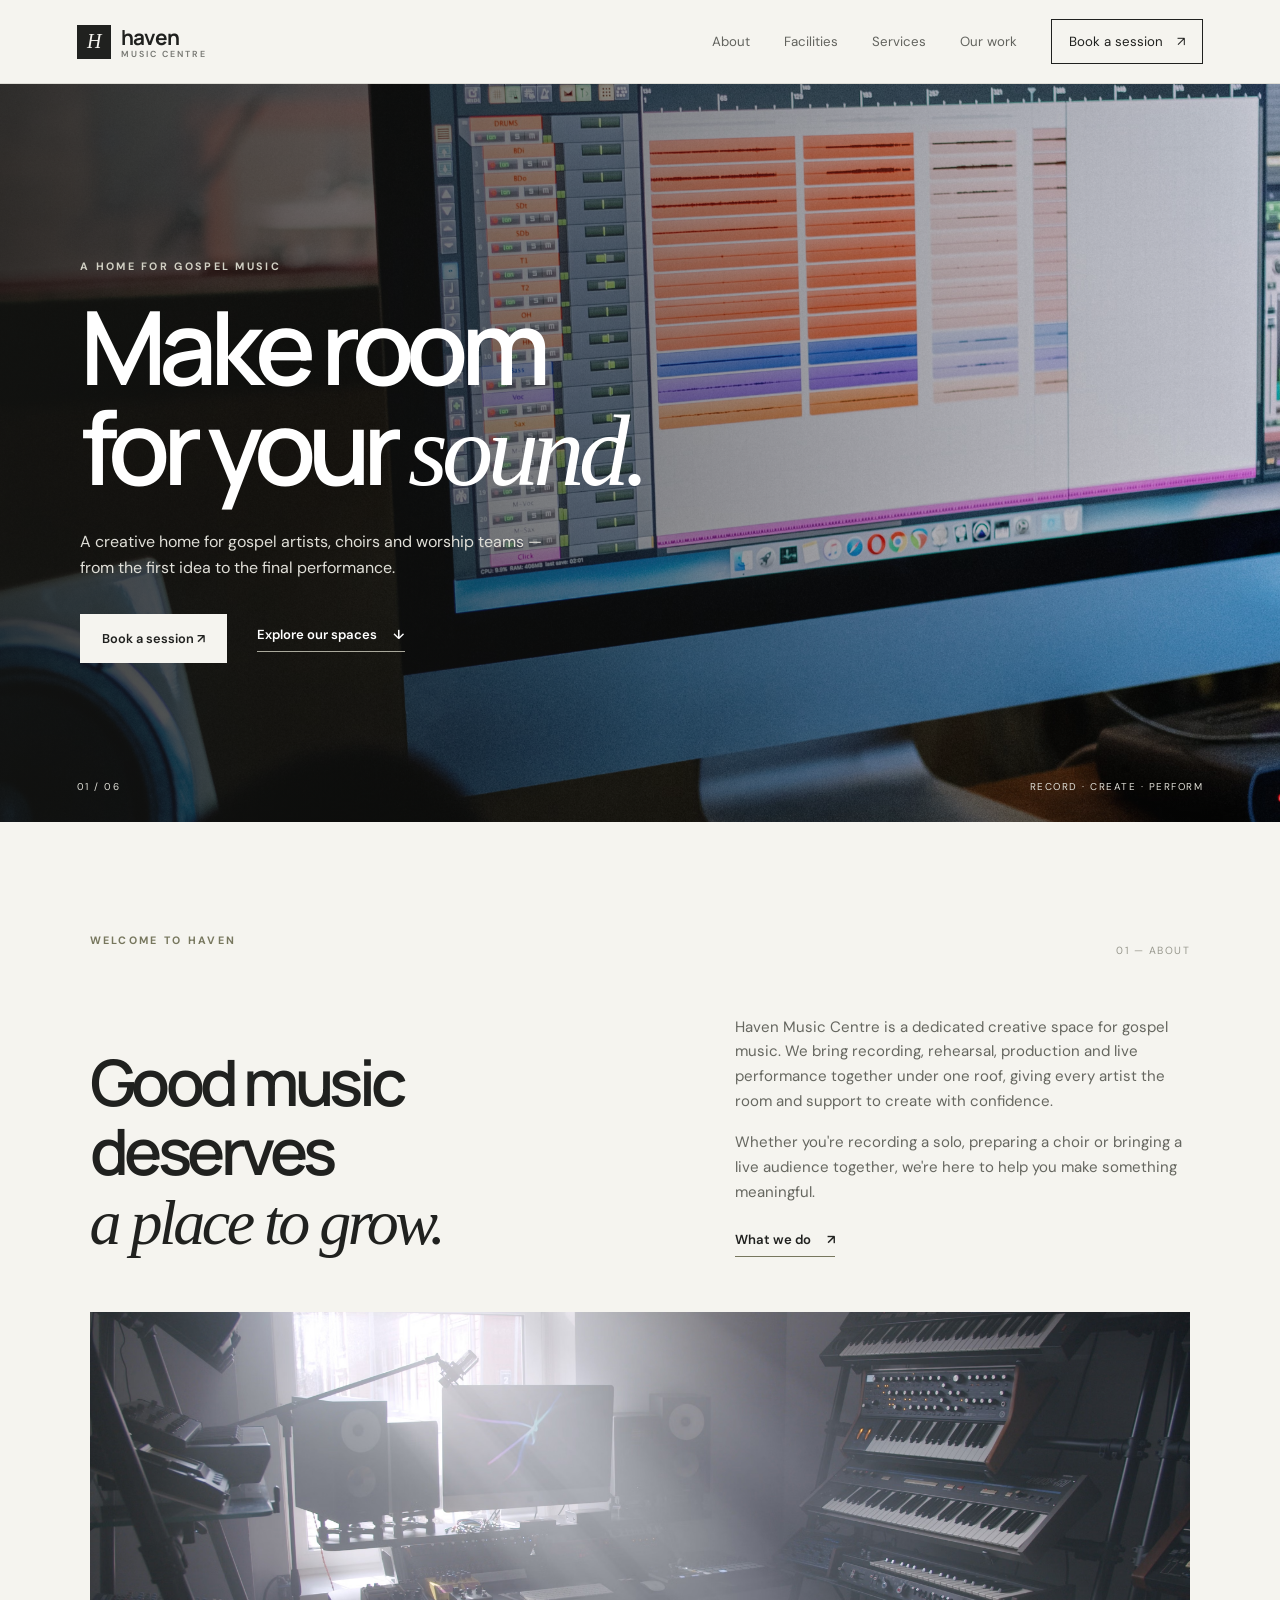
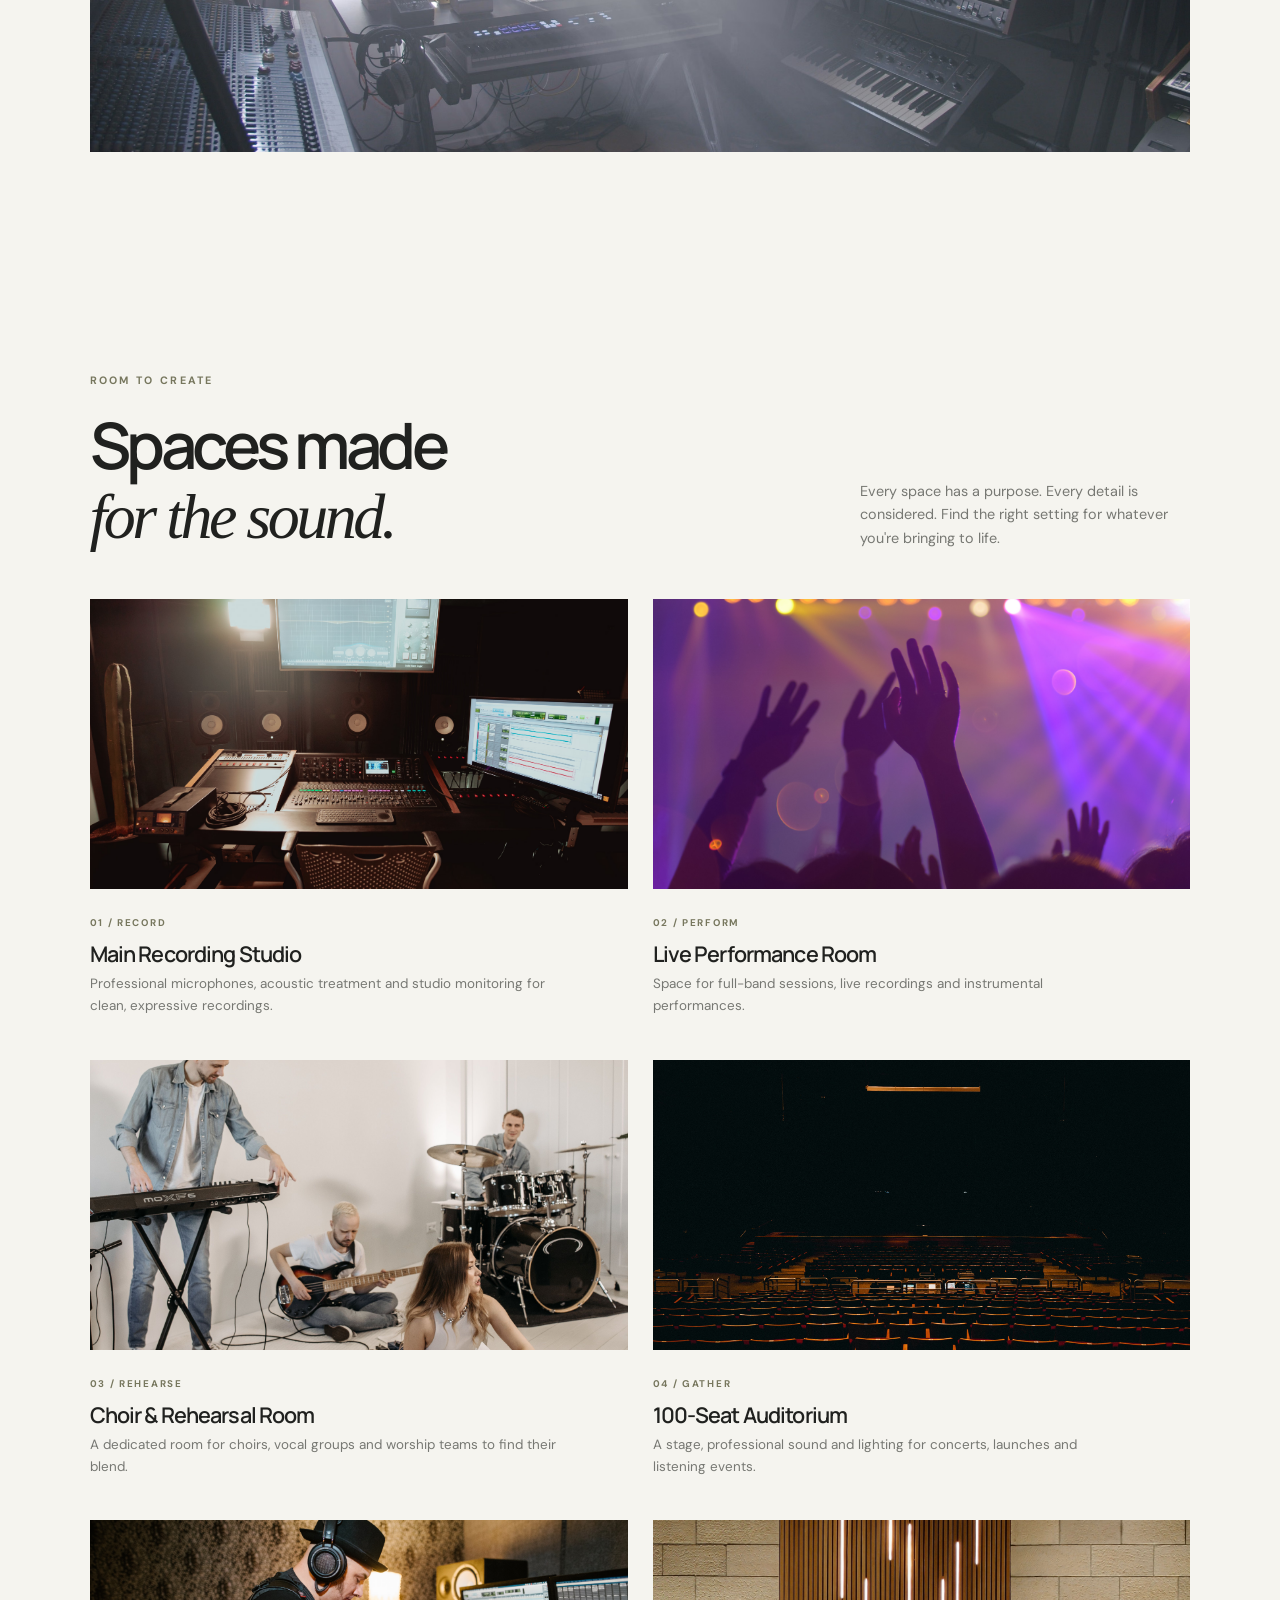
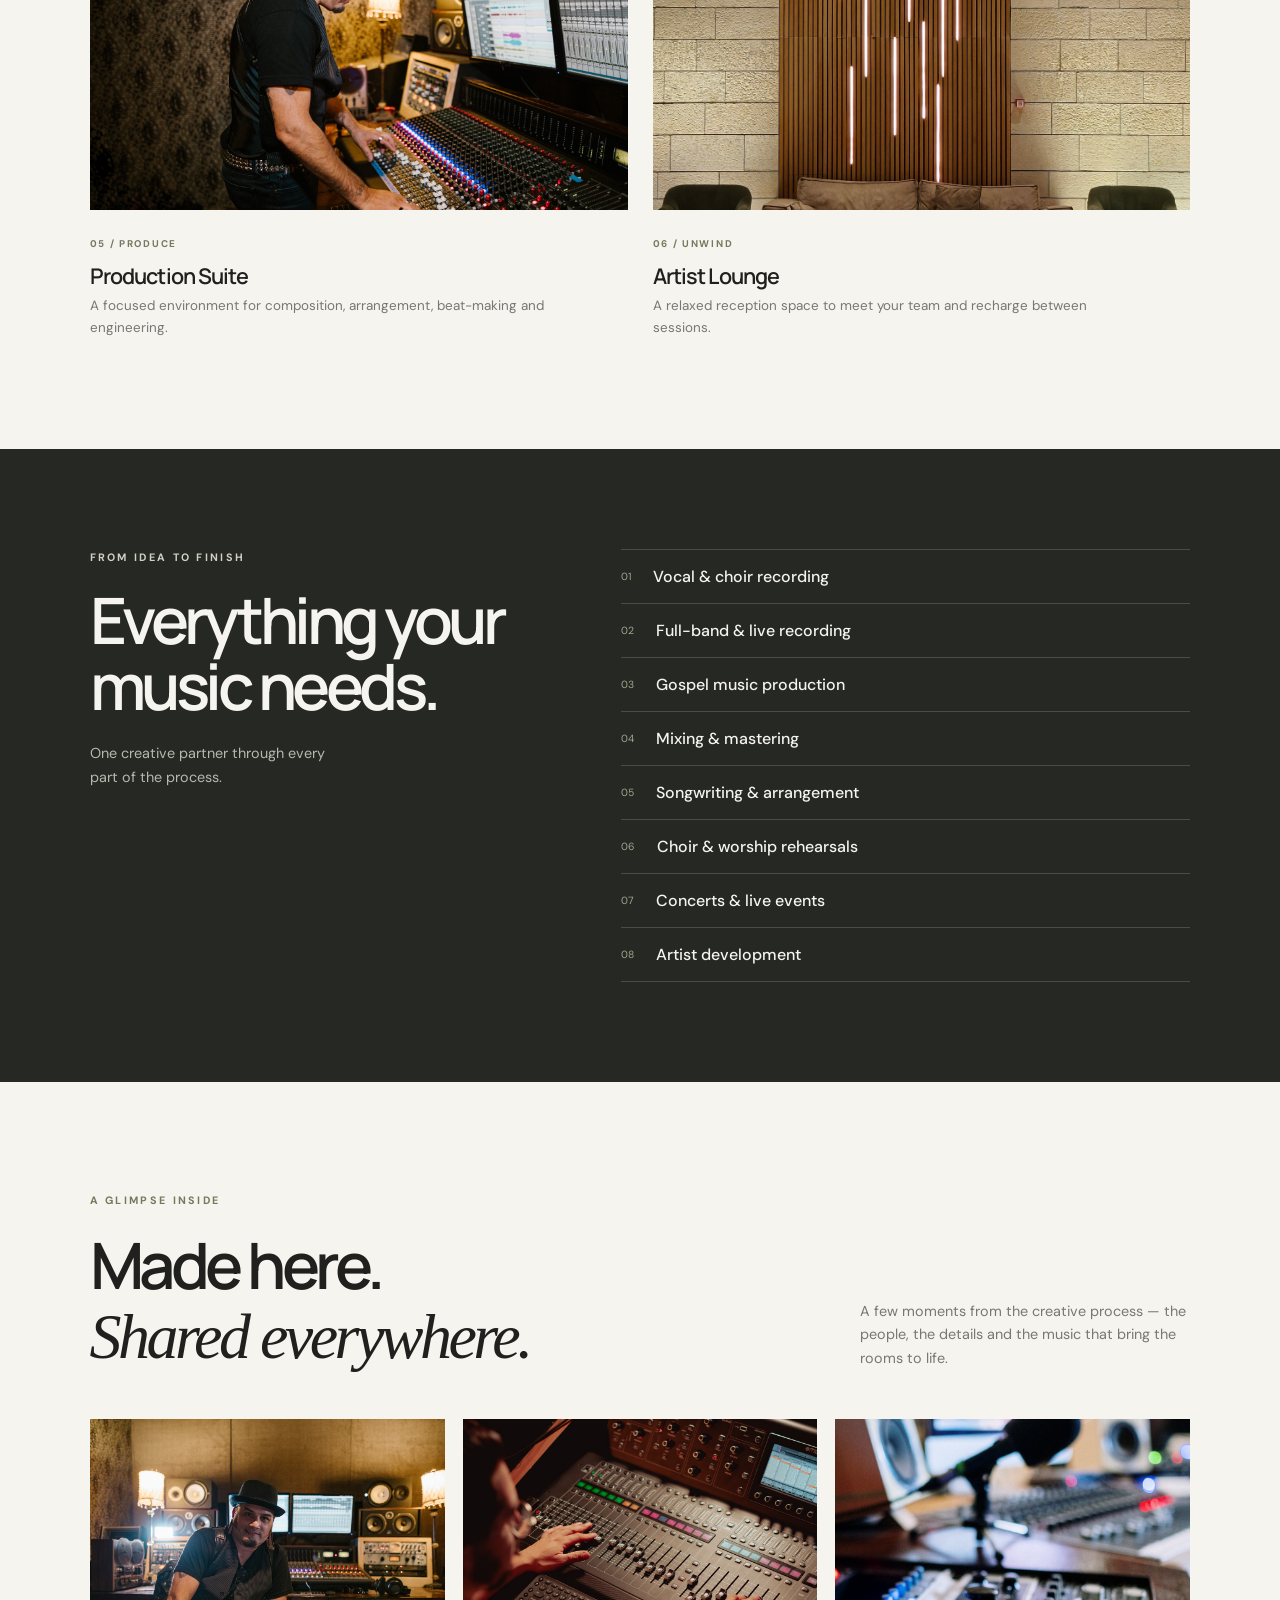
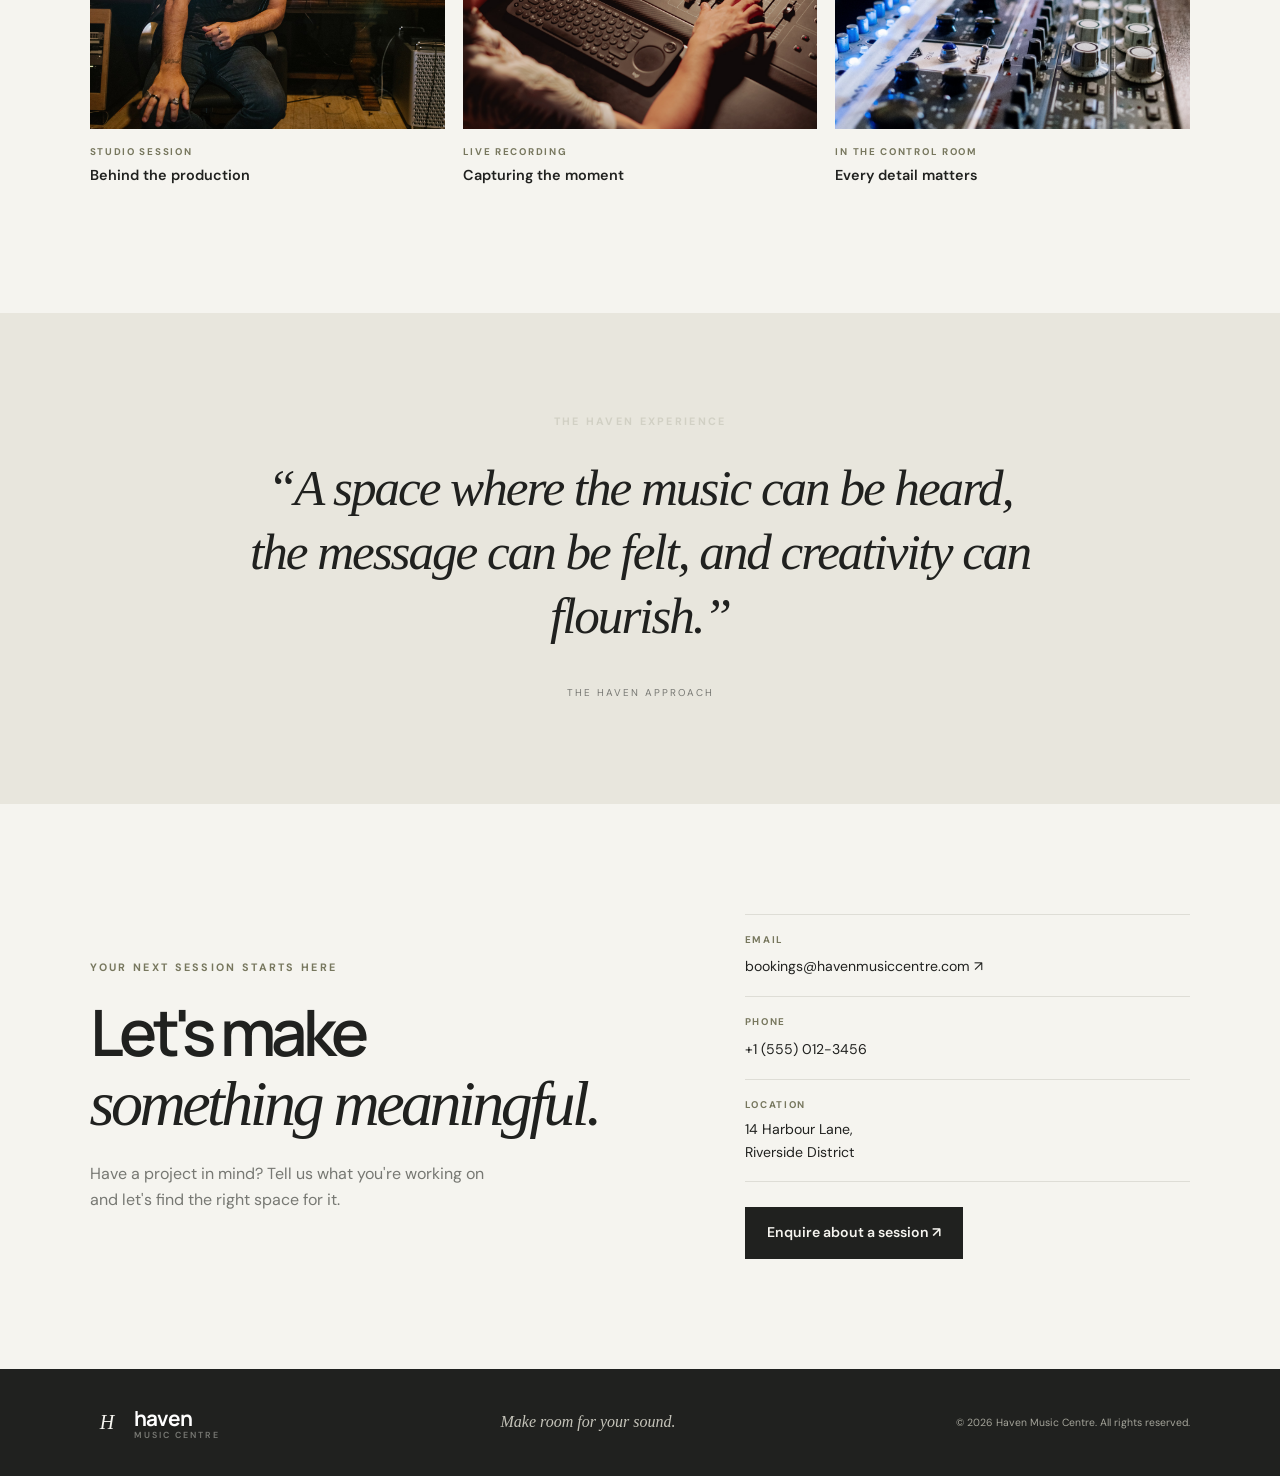
<file: WebDev-L1-LandingPage/index.html>
<!DOCTYPE html>
<html lang="en">
<head>
  <meta charset="UTF-8">
  <meta name="viewport" content="width=device-width, initial-scale=1.0">
  <meta name="description" content="Haven Music Centre — recording, rehearsal, production and live performance for gospel artists, choirs and worship teams.">
  <title>Haven Music Centre | Make Room for Your Sound</title>
  <link rel="preconnect" href="https://fonts.googleapis.com">
  <link rel="preconnect" href="https://fonts.gstatic.com" crossorigin>
  <link href="https://fonts.googleapis.com/css2?family=DM+Sans:wght@400;500;600;700&family=Manrope:wght@400;500;600;700;800&display=swap" rel="stylesheet">
  <link rel="stylesheet" href="css/style.css">
</head>
<body>
  <header class="site-header">
    <div class="header-inner">
      <a class="brand" href="#home" aria-label="Haven Music Centre home"><span class="brand-mark">H</span><span>haven<small>MUSIC CENTRE</small></span></a>
      <input class="nav-toggle" type="checkbox" id="nav-toggle" aria-label="Toggle navigation">
      <label class="menu-button" for="nav-toggle"><span></span><span></span><span></span></label>
      <nav class="main-nav" aria-label="Main navigation">
        <a href="#about">About</a><a href="#facilities">Facilities</a><a href="#services">Services</a><a href="#work">Our work</a><a href="#contact" class="nav-contact">Book a session <span>↗</span></a>
      </nav>
    </div>
  </header>

  <main id="home">
    <section class="hero">
      <img class="hero-image" src="images/hero-studio.jpg" alt="Professional recording studio with mixing console">
      <div class="hero-shade"></div>
      <div class="hero-content">
        <p class="eyebrow light">A HOME FOR GOSPEL MUSIC</p>
        <h1>Make room<br>for your <em>sound.</em></h1>
        <p class="hero-description">A creative home for gospel artists, choirs and worship teams — from the first idea to the final performance.</p>
        <div class="hero-links"><a class="button button-light" href="#contact">Book a session <span>↗</span></a><a class="text-link light-link" href="#facilities">Explore our spaces <span>↓</span></a></div>
      </div>
      <div class="hero-note"><span>01 / 06</span><span>RECORD · CREATE · PERFORM</span></div>
    </section>

    <section class="intro section-wrap" id="about">
      <div class="intro-label"><span class="eyebrow">WELCOME TO HAVEN</span><span class="section-number">01 — ABOUT</span></div>
      <div class="intro-content"><h2>Good music deserves<br><em>a place to grow.</em></h2><div class="intro-copy"><p>Haven Music Centre is a dedicated creative space for gospel music. We bring recording, rehearsal, production and live performance together under one roof, giving every artist the room and support to create with confidence.</p><p>Whether you're recording a solo, preparing a choir or bringing a live audience together, we're here to help you make something meaningful.</p><a class="text-link" href="#services">What we do <span>↗</span></a></div></div>
      <div class="intro-image"><img src="images/about-studio.jpg" alt="Microphone and recording equipment in a studio"></div>
    </section>

    <section class="facilities section-wrap" id="facilities">
      <div class="section-heading"><div><p class="eyebrow">ROOM TO CREATE</p><h2>Spaces made<br><em>for the sound.</em></h2></div><p class="heading-note">Every space has a purpose. Every detail is considered. Find the right setting for whatever you're bringing to life.</p></div>
      <div class="facility-grid">
        <article class="facility-card facility-feature"><img src="images/facility-main-studio.jpg" alt="Main recording studio mixing console"><div class="facility-caption"><span>01 / RECORD</span><h3>Main Recording Studio</h3><p>Professional microphones, acoustic treatment and studio monitoring for clean, expressive recordings.</p></div></article>
        <article class="facility-card"><img src="images/facility-live-room.jpg" alt="Musicians performing together in a live room"><div class="facility-caption"><span>02 / PERFORM</span><h3>Live Performance Room</h3><p>Space for full-band sessions, live recordings and instrumental performances.</p></div></article>
        <article class="facility-card"><img src="images/facility-choir-room.jpg" alt="Choir rehearsing together"><div class="facility-caption"><span>03 / REHEARSE</span><h3>Choir &amp; Rehearsal Room</h3><p>A dedicated room for choirs, vocal groups and worship teams to find their blend.</p></div></article>
        <article class="facility-card"><img src="images/facility-auditorium.jpg" alt="Performance auditorium with seating and stage"><div class="facility-caption"><span>04 / GATHER</span><h3>100-Seat Auditorium</h3><p>A stage, professional sound and lighting for concerts, launches and listening events.</p></div></article>
        <article class="facility-card"><img src="images/facility-production-suite.jpg" alt="Music production workstation"><div class="facility-caption"><span>05 / PRODUCE</span><h3>Production Suite</h3><p>A focused environment for composition, arrangement, beat-making and engineering.</p></div></article>
        <article class="facility-card"><img src="images/facility-lounge.jpg" alt="Comfortable artist lounge"><div class="facility-caption"><span>06 / UNWIND</span><h3>Artist Lounge</h3><p>A relaxed reception space to meet your team and recharge between sessions.</p></div></article>
      </div>
    </section>

    <section class="services" id="services"><div class="section-wrap services-inner"><div class="services-heading"><p class="eyebrow light">FROM IDEA TO FINISH</p><h2>Everything your<br>music needs.</h2><p>One creative partner through every part of the process.</p></div><div class="service-list"><div><span>01</span><h3>Vocal &amp; choir recording</h3></div><div><span>02</span><h3>Full-band &amp; live recording</h3></div><div><span>03</span><h3>Gospel music production</h3></div><div><span>04</span><h3>Mixing &amp; mastering</h3></div><div><span>05</span><h3>Songwriting &amp; arrangement</h3></div><div><span>06</span><h3>Choir &amp; worship rehearsals</h3></div><div><span>07</span><h3>Concerts &amp; live events</h3></div><div><span>08</span><h3>Artist development</h3></div></div></div></section>

    <section class="work section-wrap" id="work"><div class="section-heading"><div><p class="eyebrow">A GLIMPSE INSIDE</p><h2>Made here.<br><em>Shared everywhere.</em></h2></div><p class="heading-note">A few moments from the creative process — the people, the details and the music that bring the rooms to life.</p></div><div class="work-grid"><figure><img src="images/featured-1.jpg" alt="Producer working at an audio workstation"><figcaption><span>STUDIO SESSION</span>Behind the production</figcaption></figure><figure><img src="images/featured-2.jpg" alt="Engineer adjusting a mixing console"><figcaption><span>LIVE RECORDING</span>Capturing the moment</figcaption></figure><figure><img src="images/featured-3.jpg" alt="Recording studio equipment"><figcaption><span>IN THE CONTROL ROOM</span>Every detail matters</figcaption></figure></div></section>

    <section class="quote-section"><div class="quote-inner"><p class="eyebrow light">THE HAVEN EXPERIENCE</p><blockquote>“A space where the music can be heard, the message can be felt, and creativity can flourish.”</blockquote><span>THE HAVEN APPROACH</span></div></section>

    <section class="contact section-wrap" id="contact"><div><p class="eyebrow">YOUR NEXT SESSION STARTS HERE</p><h2>Let's make<br><em>something meaningful.</em></h2><p class="contact-copy">Have a project in mind? Tell us what you're working on and let's find the right space for it.</p></div><div class="contact-details"><div><span>EMAIL</span><a href="mailto:bookings@havenmusiccentre.com">bookings@havenmusiccentre.com ↗</a></div><div><span>PHONE</span><a href="tel:+15550123456">+1 (555) 012-3456</a></div><div><span>LOCATION</span><p>14 Harbour Lane,<br>Riverside District</p></div><a class="button button-dark" href="mailto:bookings@havenmusiccentre.com">Enquire about a session ↗</a></div></section>
  </main>

  <footer class="site-footer"><a class="brand footer-brand" href="#home"><span class="brand-mark">H</span><span>haven<small>MUSIC CENTRE</small></span></a><p>Make room for your sound.</p><span class="copyright">© 2026 Haven Music Centre. All rights reserved.</span></footer>
</body>
</html>
</file>
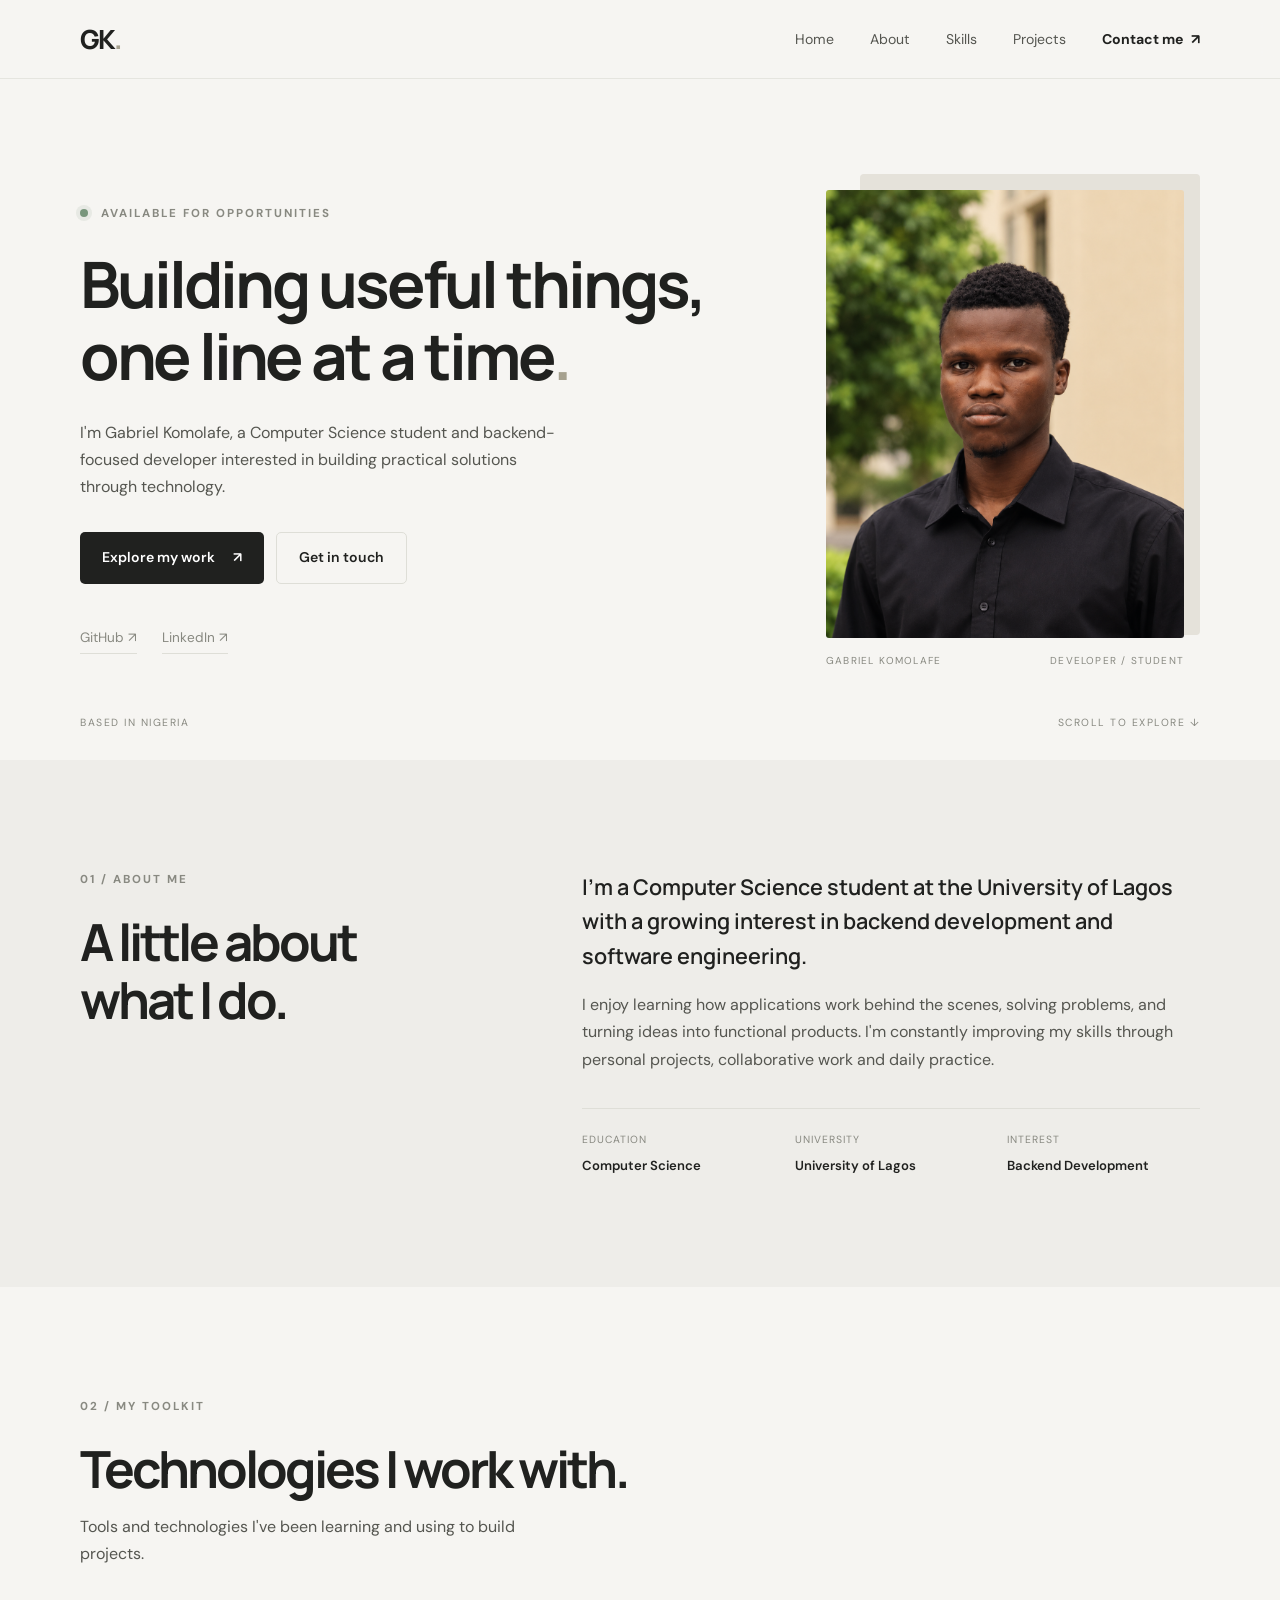
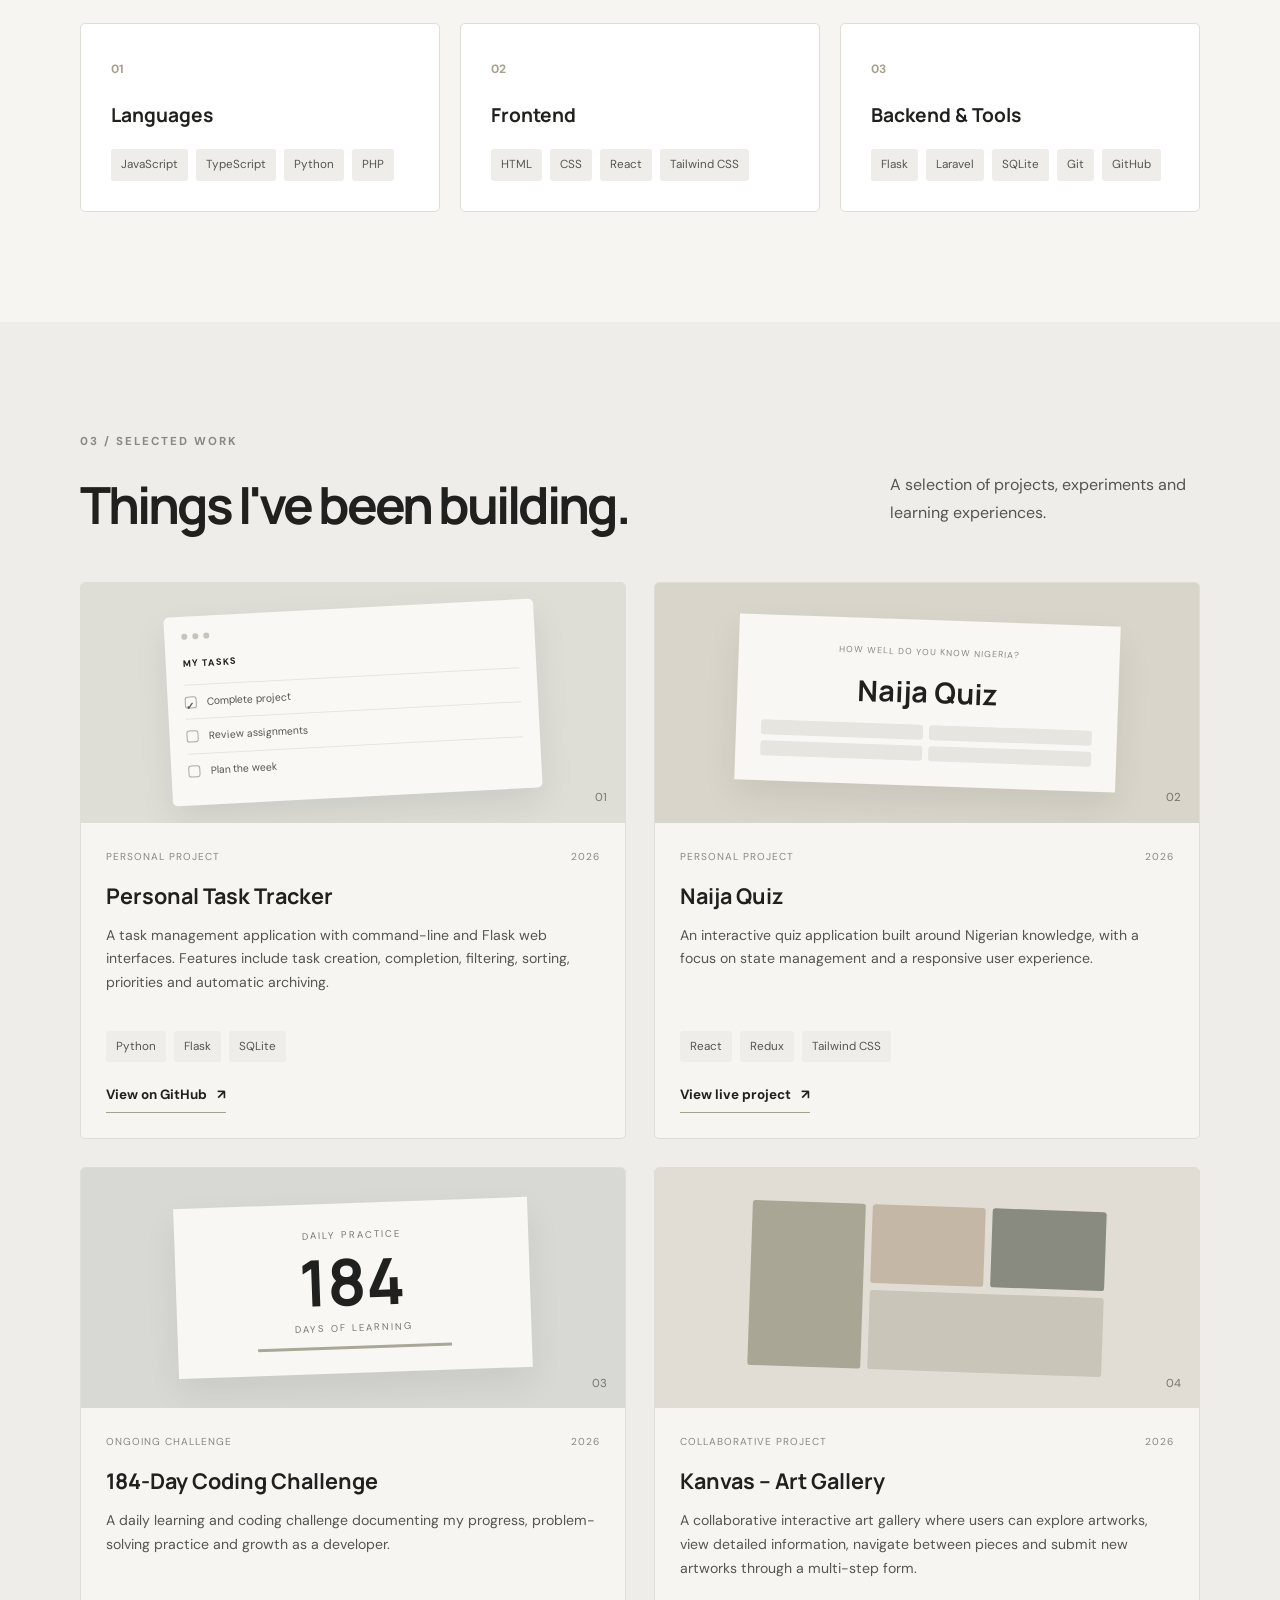
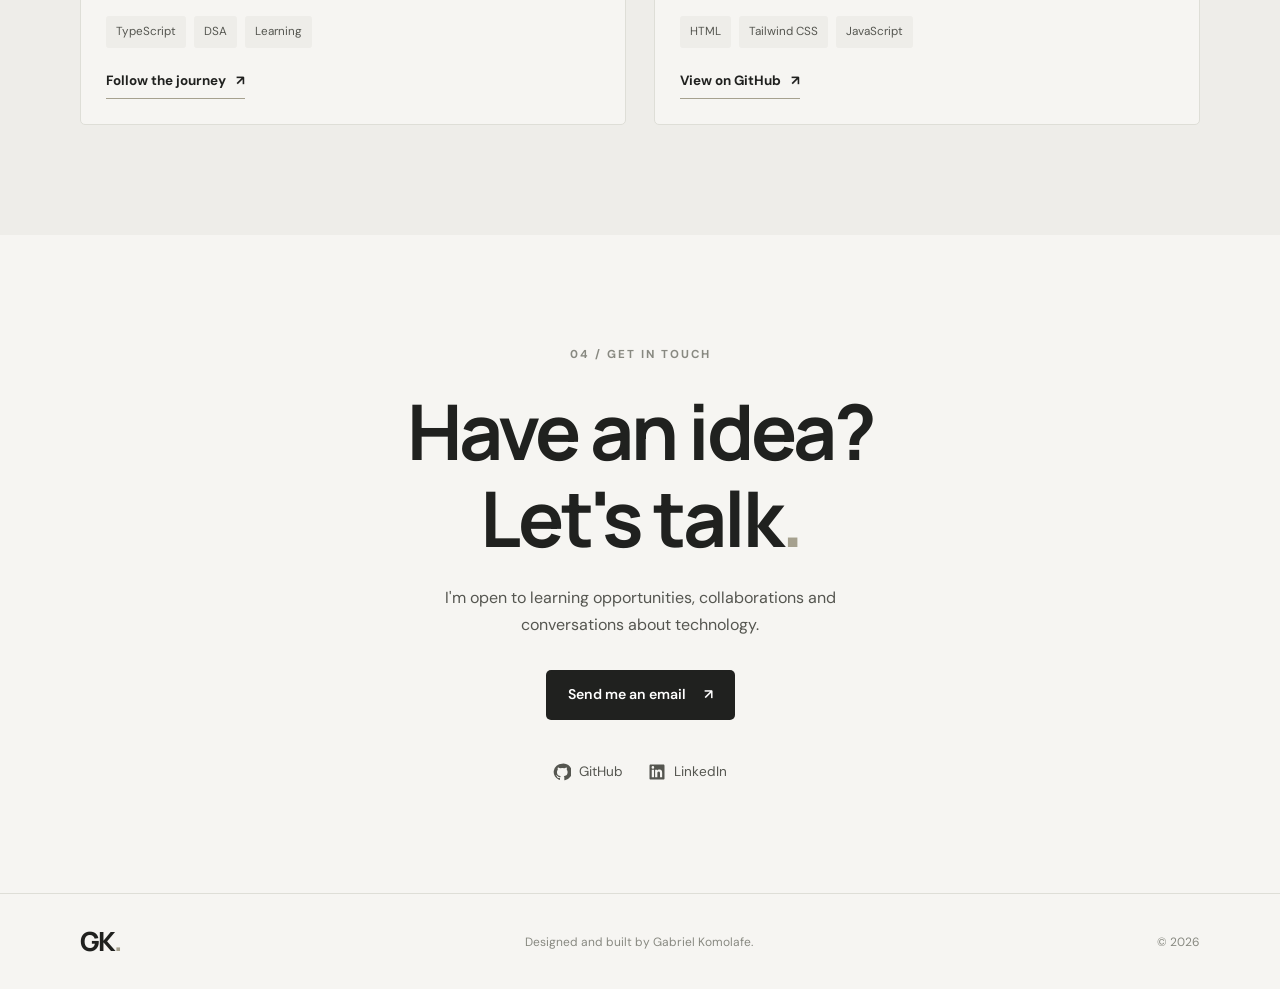
<file: WebDev-L1-PersonalPortfolio/index.html>
<!DOCTYPE html>
<html lang="en">
<head>
  <meta charset="UTF-8">
  <meta name="viewport" content="width=device-width, initial-scale=1.0">
  <meta name="description" content="Gabriel Komolafe's developer portfolio.">
  <title>Gabriel Komolafe | Developer Portfolio</title>
  <link rel="stylesheet" href="css/style.css">
  <link rel="preconnect" href="https://fonts.googleapis.com">
  <link rel="preconnect" href="https://fonts.gstatic.com" crossorigin>
  <link href="https://fonts.googleapis.com/css2?family=DM+Sans:wght@400;500;600;700&family=Manrope:wght@400;500;600;700;800&display=swap" rel="stylesheet">
</head>

<body>
  <header class="header">
    <nav class="navbar container">
      <a href="#home" class="logo">GK<span>.</span></a>

      <button class="menu-toggle" id="menu-toggle" aria-label="Toggle navigation">
        <span></span><span></span>
      </button>

      <ul class="nav-links" id="nav-links">
        <li><a href="#home">Home</a></li>
        <li><a href="#about">About</a></li>
        <li><a href="#skills">Skills</a></li>
        <li><a href="#projects">Projects</a></li>
        <li><a href="#contact" class="nav-contact">Contact me <span>↗</span></a></li>
      </ul>
    </nav>
  </header>

  <main>
    <section class="hero container" id="home">
      <div class="hero-content reveal">
        <p class="eyebrow"><span class="status-dot"></span> AVAILABLE FOR OPPORTUNITIES</p>

        <h1>Building useful things,<br>one line at a time<span>.</span></h1>

        <p class="hero-description">
          I'm Gabriel Komolafe, a Computer Science student and
          backend-focused developer interested in building practical
          solutions through technology.
        </p>

        <div class="hero-buttons">
          <a href="#projects" class="btn btn-dark">Explore my work <span>↗</span></a>
          <a href="#contact" class="btn btn-light">Get in touch</a>
        </div>

        <div class="social-links">
          <a href="https://github.com/gabstixx" target="_blank" rel="noopener noreferrer" aria-label="GitHub">
            GitHub ↗
          </a>
          <a href="https://www.linkedin.com/in/gabriel-swe/" target="_blank" rel="noopener noreferrer" aria-label="LinkedIn">
            LinkedIn ↗
          </a>
        </div>
      </div>

      <div class="hero-image-wrap reveal">
        <div class="image-decoration"></div>
        <img src="images/profile.png" alt="Portrait of Gabriel Komolafe" class="profile-image">
        <div class="image-caption">
          <span>GABRIEL KOMOLAFE</span>
          <span>DEVELOPER / STUDENT</span>
        </div>
      </div>

      <div class="hero-bottom">
        <span>BASED IN NIGERIA</span>
        <span>SCROLL TO EXPLORE ↓</span>
      </div>
    </section>

    <section class="about section-padding" id="about">
      <div class="container about-grid">
        <div class="section-heading reveal">
          <p class="eyebrow">01 / ABOUT ME</p>
          <h2>A little about<br>what I do.</h2>
        </div>

        <div class="about-content reveal">
          <p class="about-lead">
            I'm a Computer Science student at the University of Lagos
            with a growing interest in backend development and software engineering.
          </p>

          <p>
            I enjoy learning how applications work behind the scenes,
            solving problems, and turning ideas into functional products.
            I'm constantly improving my skills through personal projects,
            collaborative work and daily practice.
          </p>

          <div class="about-details">
            <div>
              <span>EDUCATION</span>
              <strong>Computer Science</strong>
            </div>
            <div>
              <span>UNIVERSITY</span>
              <strong>University of Lagos</strong>
            </div>
            <div>
              <span>INTEREST</span>
              <strong>Backend Development</strong>
            </div>
          </div>
        </div>
      </div>
    </section>

    <section class="skills section-padding" id="skills">
      <div class="container">
        <div class="section-heading reveal">
          <p class="eyebrow">02 / MY TOOLKIT</p>
          <h2>Technologies I work with.</h2>
          <p class="section-intro">
            Tools and technologies I've been learning and using to build projects.
          </p>
        </div>

        <div class="skills-grid reveal">
          <div class="skill-group">
            <span class="skill-number">01</span>
            <h3>Languages</h3>
            <div class="skill-tags">
              <span>JavaScript</span>
              <span>TypeScript</span>
              <span>Python</span>
              <span>PHP</span>
            </div>
          </div>

          <div class="skill-group">
            <span class="skill-number">02</span>
            <h3>Frontend</h3>
            <div class="skill-tags">
              <span>HTML</span>
              <span>CSS</span>
              <span>React</span>
              <span>Tailwind CSS</span>
            </div>
          </div>

          <div class="skill-group">
            <span class="skill-number">03</span>
            <h3>Backend & Tools</h3>
            <div class="skill-tags">
              <span>Flask</span>
              <span>Laravel</span>
              <span>SQLite</span>
              <span>Git</span>
              <span>GitHub</span>
            </div>
          </div>
        </div>
      </div>
    </section>

    <section class="projects section-padding" id="projects">
      <div class="container">
        <div class="projects-heading reveal">
          <div class="section-heading">
            <p class="eyebrow">03 / SELECTED WORK</p>
            <h2>Things I've been building.</h2>
          </div>
          <p class="section-intro">A selection of projects, experiments and learning experiences.</p>
        </div>

        <div class="projects-grid">

          <article class="project-card reveal">
            <div class="project-visual visual-task">
              <div class="mini-window">
                <div class="mini-window-top"><i></i><i></i><i></i></div>
                <p class="mini-label">MY TASKS</p>
                <div class="task-line"><b>✓</b><span>Complete project</span></div>
                <div class="task-line"><b></b><span>Review assignments</span></div>
                <div class="task-line"><b></b><span>Plan the week</span></div>
              </div>
              <span class="visual-index">01</span>
            </div>

            <div class="project-info">
              <div class="project-meta"><span>PERSONAL PROJECT</span><span>2026</span></div>
              <h3>Personal Task Tracker</h3>
              <p>
                A task management application with command-line and Flask
                web interfaces. Features include task creation, completion,
                filtering, sorting, priorities and automatic archiving.
              </p>
              <div class="project-tags">
                <span>Python</span><span>Flask</span><span>SQLite</span>
              </div>
              <a href="https://github.com/gabstixx/tasktracker" target="_blank" rel="noopener noreferrer" class="project-link">
                View on GitHub <span>↗</span>
              </a>
            </div>
          </article>

          <article class="project-card reveal">
            <div class="project-visual visual-quiz">
              <div class="quiz-preview">
                <span>HOW WELL DO YOU KNOW NIGERIA?</span>
                <strong>Naija Quiz</strong>
                <div class="quiz-options">
                  <i></i><i></i><i></i><i></i>
                </div>
              </div>
              <span class="visual-index">02</span>
            </div>

            <div class="project-info">
              <div class="project-meta"><span>PERSONAL PROJECT</span><span>2026</span></div>
              <h3>Naija Quiz</h3>
              <p>
                An interactive quiz application built around Nigerian
                knowledge, with a focus on state management and a responsive
                user experience.
              </p>
              <div class="project-tags">
                <span>React</span><span>Redux</span><span>Tailwind CSS</span>
              </div>
              <a href="https://naija-quiz66.vercel.app/" target="_blank" rel="noopener noreferrer" class="project-link">
                View live project <span>↗</span>
              </a>
            </div>
          </article>

          <article class="project-card reveal">
            <div class="project-visual visual-challenge">
              <div class="challenge-preview">
                <span>DAILY PRACTICE</span>
                <strong>184</strong>
                <span>DAYS OF LEARNING</span>
                <div class="challenge-line"></div>
              </div>
              <span class="visual-index">03</span>
            </div>

            <div class="project-info">
              <div class="project-meta"><span>ONGOING CHALLENGE</span><span>2026</span></div>
              <h3>184-Day Coding Challenge</h3>
              <p>
                A daily learning and coding challenge documenting my
                progress, problem-solving practice and growth as a developer.
              </p>
              <div class="project-tags">
                <span>TypeScript</span><span>DSA</span><span>Learning</span>
              </div>
              <a href="https://github.com/gabstixx/2026-second-half-challenge" target="_blank" rel="noopener noreferrer" class="project-link">
                Follow the journey <span>↗</span>
              </a>
            </div>
          </article>
  
          <article class="project-card reveal">
            <div class="project-visual visual-gallery">
                <div class="gallery-preview">
                <div class="gallery-tile tile-one"></div>
                <div class="gallery-tile tile-two"></div>
                <div class="gallery-tile tile-three"></div>
                <div class="gallery-tile tile-four"></div>
                </div>
                <span class="visual-index">04</span>
            </div>

            <div class="project-info">
                <div class="project-meta">
                <span>COLLABORATIVE PROJECT</span>
                <span>2026</span>
                </div>
                <h3>Kanvas – Art Gallery</h3>
                <p>
                A collaborative interactive art gallery where users can explore
                artworks, view detailed information, navigate between pieces
                and submit new artworks through a multi-step form.
                </p>
                <div class="project-tags">
                <span>HTML</span>
                <span>Tailwind CSS</span>
                <span>JavaScript</span>
                </div>
                <a href="https://github.com/Victorgreene123/kanvas-csc-106-team-project"
                target="_blank"
                rel="noopener noreferrer"
                class="project-link">
                View on GitHub <span>↗</span>
                </a>
            </div>
          </article>

        </div>
      </div>
    </section>

    <section class="contact section-padding" id="contact">
      <div class="container contact-inner reveal">
        <p class="eyebrow">04 / GET IN TOUCH</p>
        <h2>Have an idea?<br>Let's talk<span>.</span></h2>
        <p>
          I'm open to learning opportunities, collaborations and
          conversations about technology.
        </p>

        <a href="mailto:gabkom7@gmail.com" class="btn btn-dark contact-button">
          Send me an email <span>↗</span>
        </a>

        <div class="contact-socials">
          <a href="https://github.com/gabstixx" target="_blank" rel="noopener noreferrer">
            <svg viewBox="0 0 24 24" aria-hidden="true"><path d="M12 .9a11.1 11.1 0 0 0-3.51 21.63c.55.1.76-.24.76-.54v-2.1c-3.1.67-3.76-1.32-3.76-1.32-.5-1.28-1.24-1.62-1.24-1.62-1.02-.7.08-.69.08-.69 1.12.08 1.71 1.15 1.71 1.15 1 .1.76 2.1 3.65 1.5.1-.73.4-1.23.7-1.52-2.48-.28-5.1-1.24-5.1-5.5 0-1.22.44-2.22 1.15-3-.12-.28-.5-1.42.1-2.96 0 0 .94-.3 3.05 1.15a10.6 10.6 0 0 1 5.56 0c2.12-1.45 3.05-1.15 3.05-1.15.61 1.54.23 2.68.12 2.96.72.78 1.15 1.78 1.15 3 0 4.27-2.63 5.22-5.13 5.5.4.35.75 1.02.75 2.06v3.06c0 .3.2.65.77.54A11.1 11.1 0 0 0 12 .9Z"/></svg>
            GitHub
          </a>

          <a href="https://www.linkedin.com/in/gabriel-swe/" target="_blank" rel="noopener noreferrer">
            <svg viewBox="0 0 24 24" aria-hidden="true"><path d="M20.45 2H3.55C2.7 2 2 2.67 2 3.5v17c0 .83.7 1.5 1.55 1.5h16.9c.85 0 1.55-.67 1.55-1.5v-17c0-.83-.7-1.5-1.55-1.5ZM8 19H5V9h3v10ZM6.5 7.65a1.75 1.75 0 1 1 0-3.5 1.75 1.75 0 0 1 0 3.5ZM19 19h-3v-4.9c0-1.17-.02-2.68-1.63-2.68-1.63 0-1.88 1.27-1.88 2.6V19h-3V9h2.88v1.37h.04c.4-.76 1.38-1.56 2.84-1.56 3.04 0 3.6 2 3.6 4.6V19Z"/></svg>
            LinkedIn
          </a>
        </div>
      </div>
    </section>
  </main>

  <footer class="footer">
    <div class="container footer-inner">
      <a href="#home" class="logo">GK<span>.</span></a>
      <p>Designed and built by Gabriel Komolafe.</p>
      <span>© 2026</span>
    </div>
  </footer>

  <script src="js/script.js"></script>
</body>
</html>
</file>
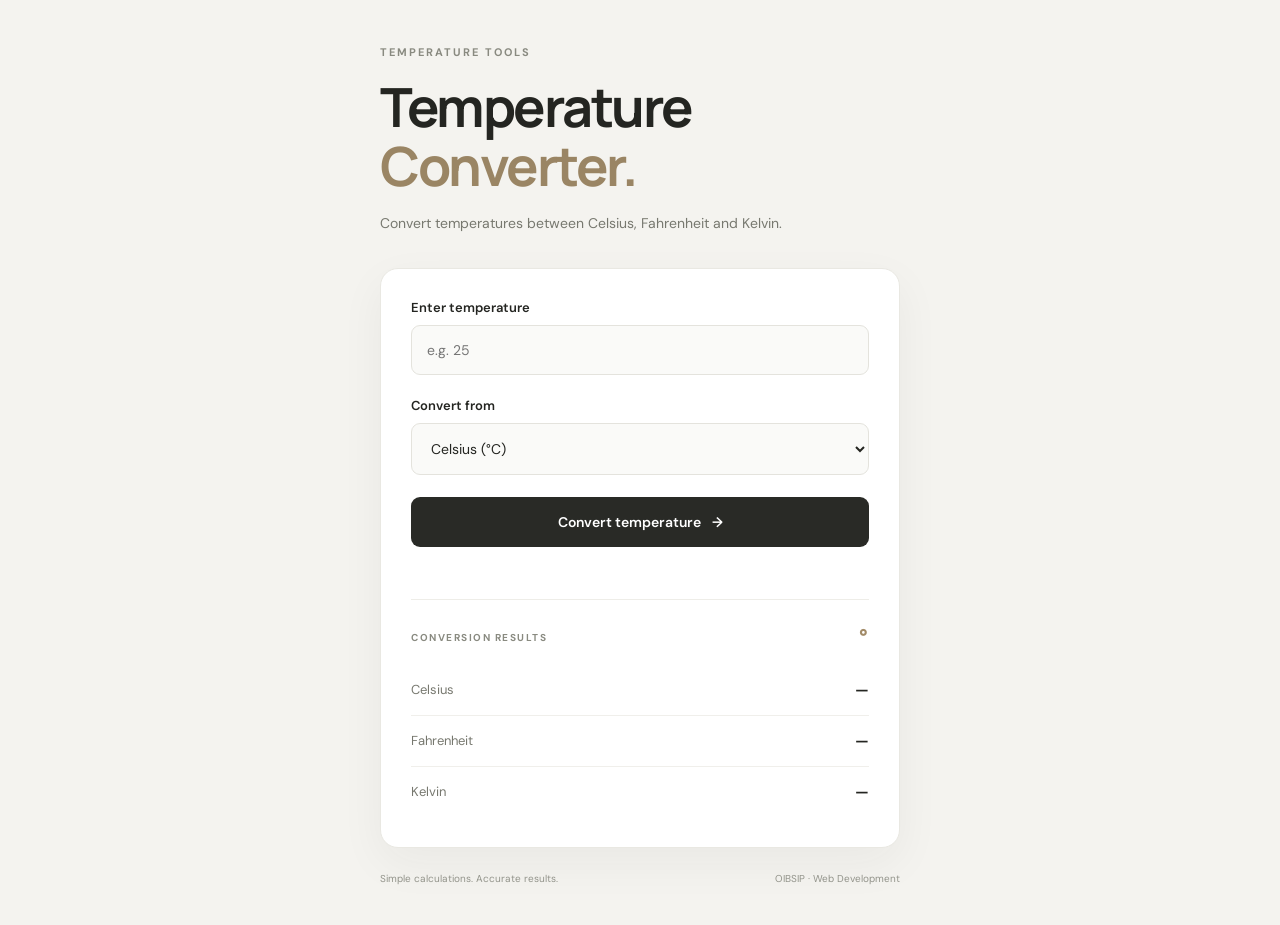
<file: WebDev-L1-TemperatureConverter/index.html>
<!DOCTYPE html>
<html lang="en">
<head>
    <meta charset="UTF-8">
    <meta name="viewport" content="width=device-width, initial-scale=1.0">
    <title>Temperature Converter</title>
    <link rel="stylesheet" href="css/style.css">
    <script src="js/script.js" defer></script>
</head>
<body>

    <main class="converter">
        <header class="header">
            <span class="eyebrow">TEMPERATURE TOOLS</span>
            <h1>Temperature<br><span>Converter.</span></h1>
            <p>Convert temperatures between Celsius, Fahrenheit and Kelvin.</p>
        </header>

        <section class="converter-card">
            <div class="input-group">
                <label for="temperature">Enter temperature</label>
                <input
                    type="number"
                    id="temperature"
                    placeholder="e.g. 25"
                    step="any"
                >
            </div>

            <div class="input-group">
                <label for="unit">Convert from</label>
                <select id="unit">
                    <option value="Celsius">Celsius (°C)</option>
                    <option value="Fahrenheit">Fahrenheit (°F)</option>
                    <option value="Kelvin">Kelvin (K)</option>
                </select>
            </div>

            <button id="convertBtn">Convert temperature <span>→</span></button>

            <p id="errorMessage" class="error-message"></p>

            <div class="results" id="results">
                <div class="results-heading">
                    <span>CONVERSION RESULTS</span>
                    <span class="result-icon">°</span>
                </div>

                <div class="result-item">
                    <span>Celsius</span>
                    <strong id="celsiusResult">—</strong>
                </div>

                <div class="result-item">
                    <span>Fahrenheit</span>
                    <strong id="fahrenheitResult">—</strong>
                </div>

                <div class="result-item">
                    <span>Kelvin</span>
                    <strong id="kelvinResult">—</strong>
                </div>
            </div>
        </section>

        <footer>
            <span>Simple calculations. Accurate results.</span>
            <span>OIBSIP · Web Development</span>
        </footer>
    </main>

</body>
</html>
</file>
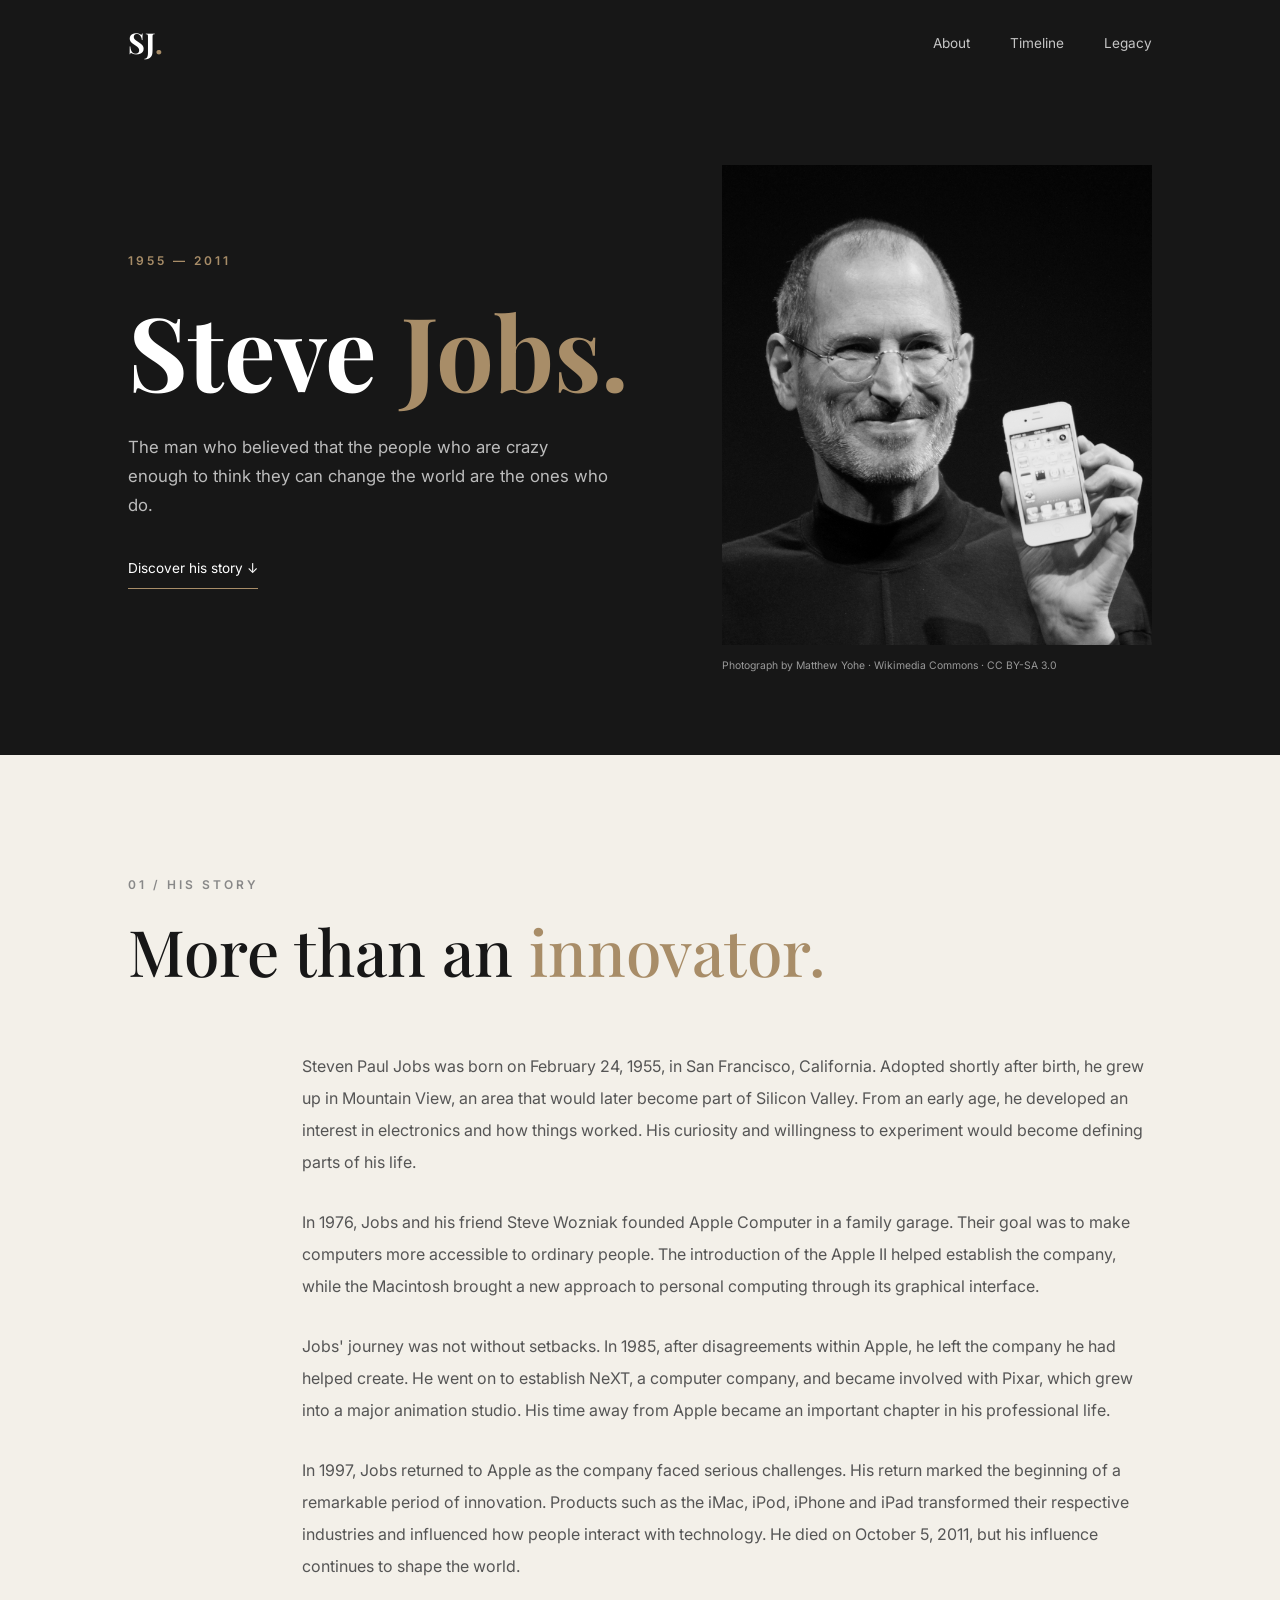
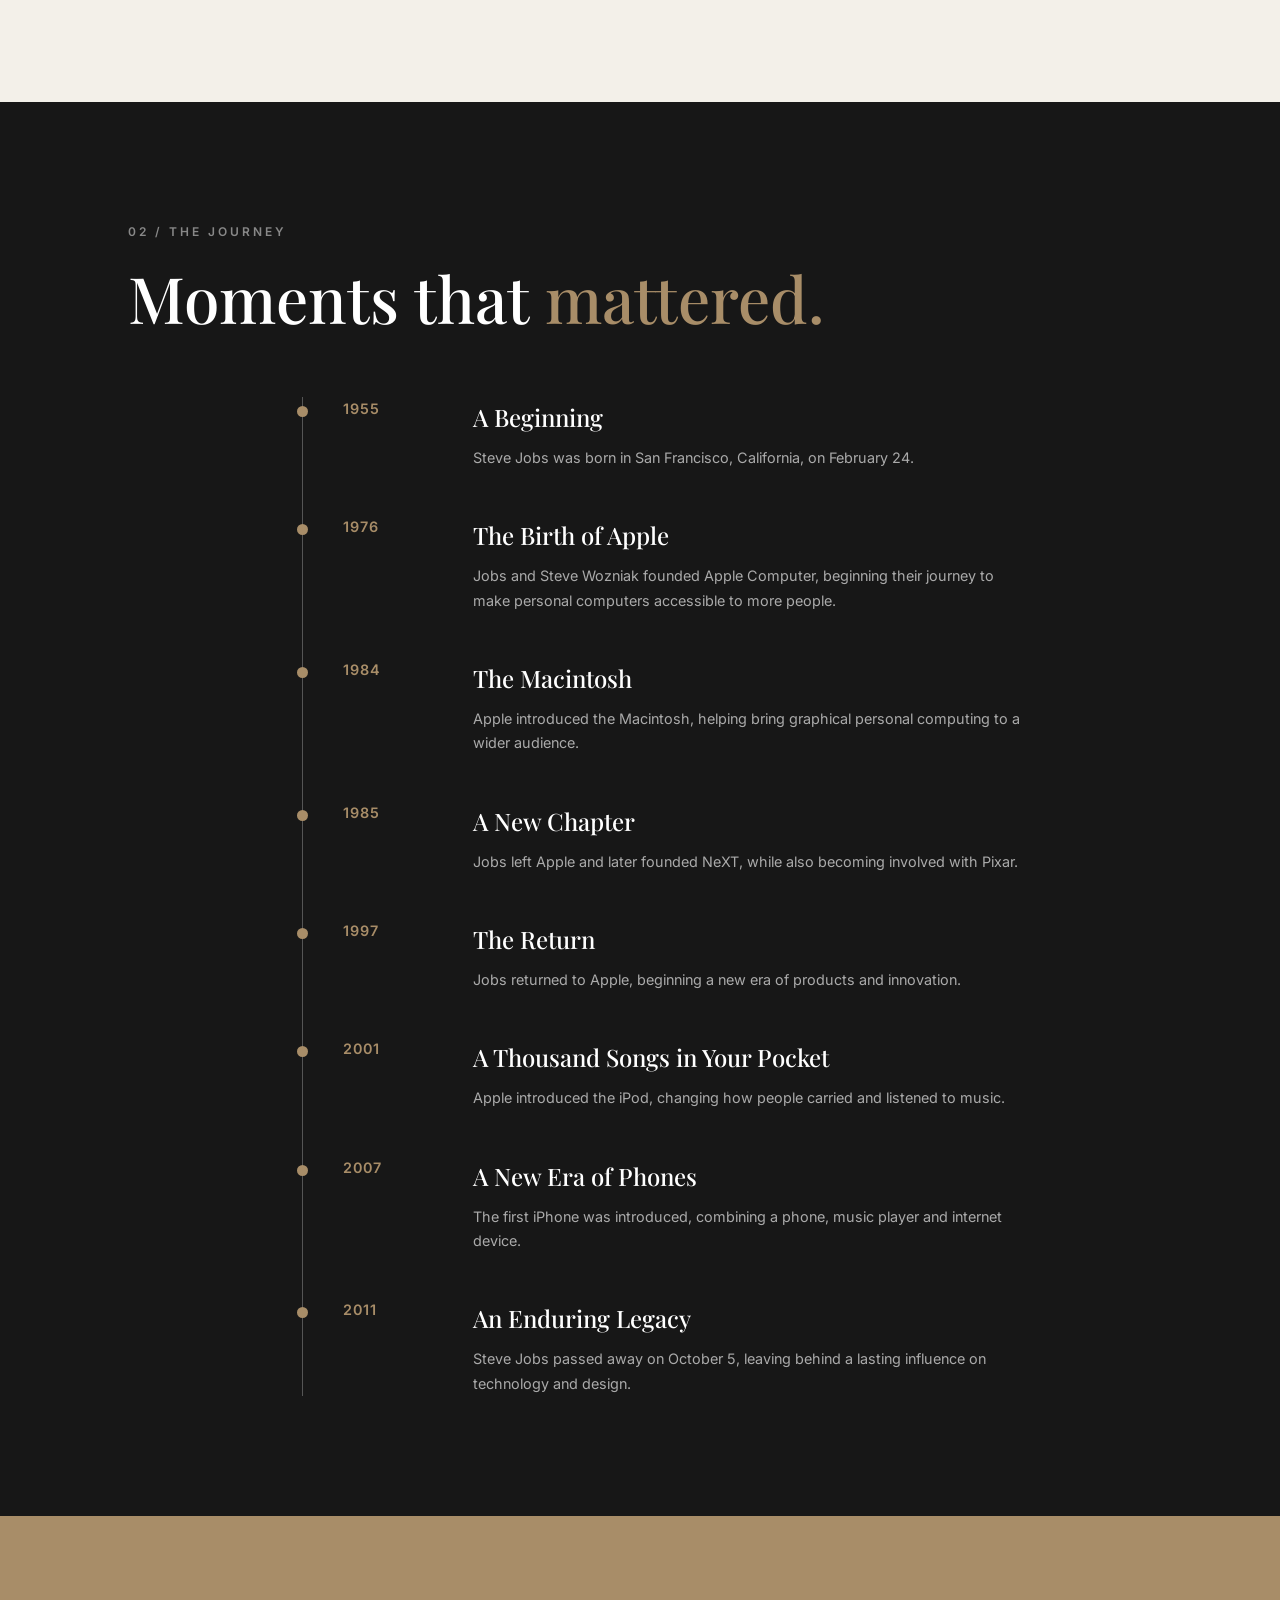
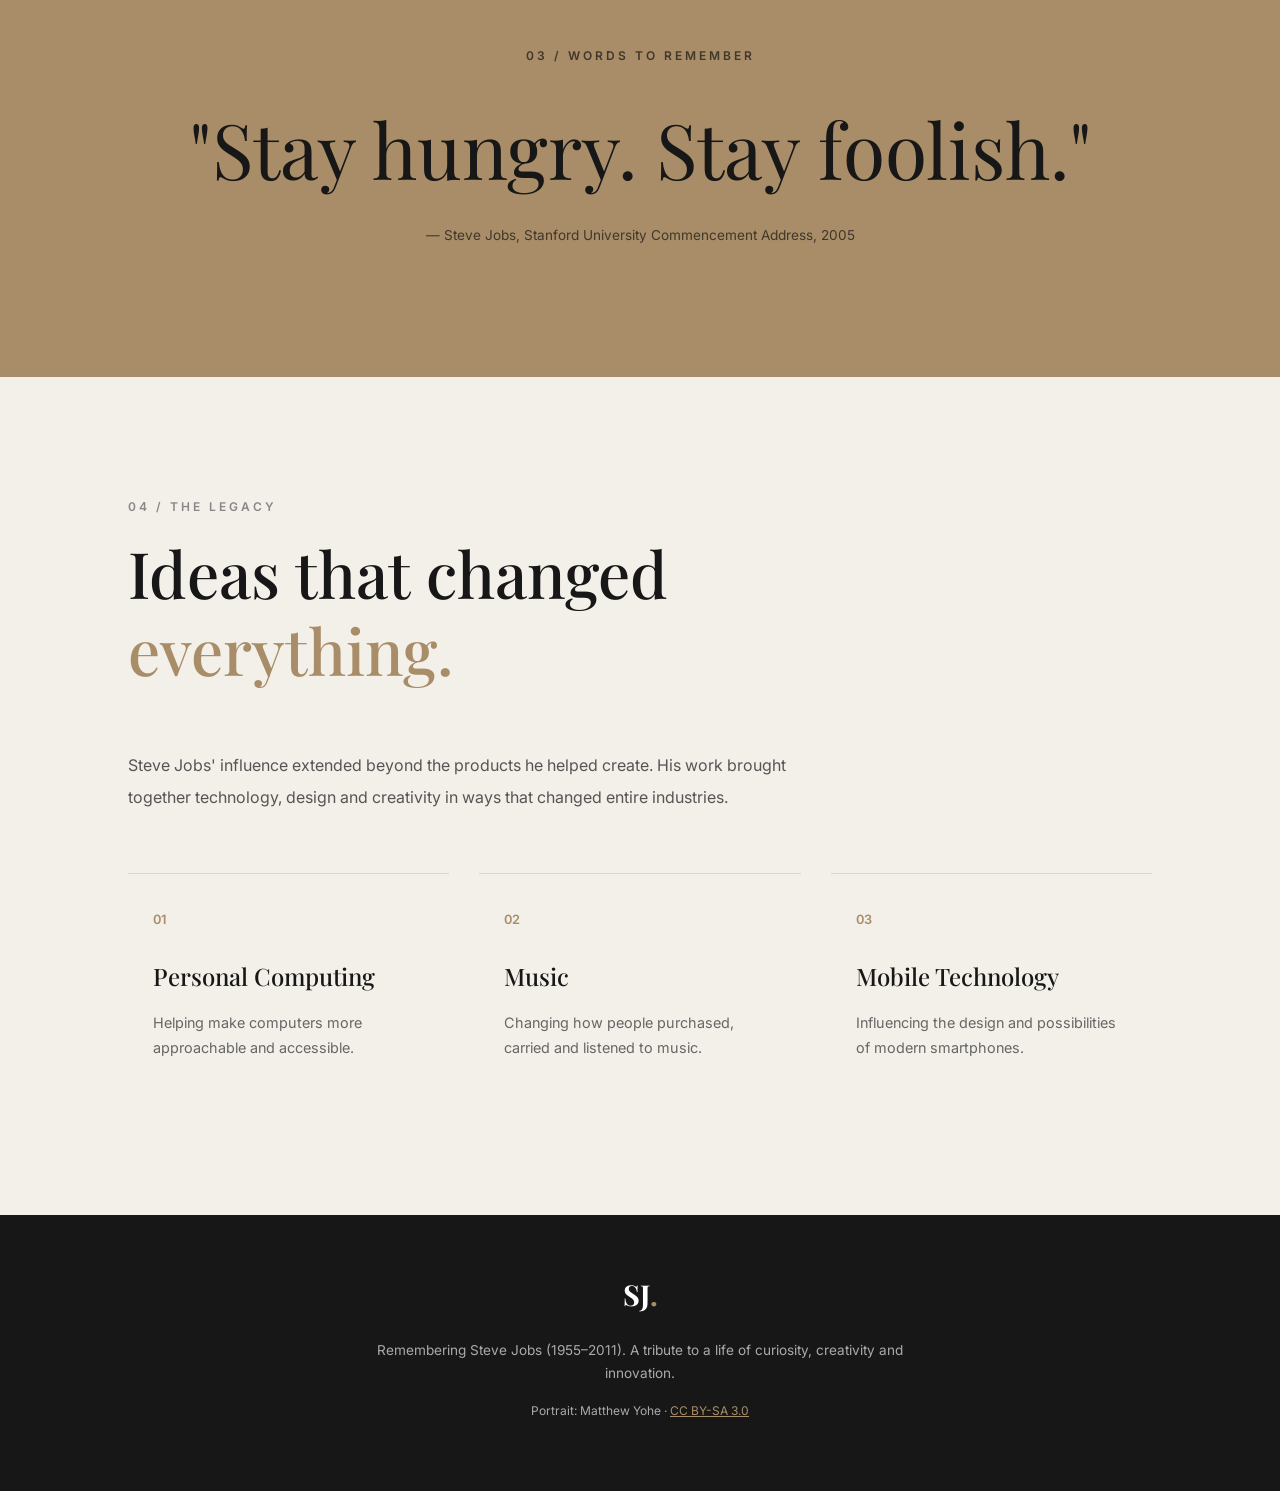
<file: WebDev-L2-TributePage/index.html>
<!DOCTYPE html>
<html lang="en">
<head>
    <meta charset="UTF-8">
    <meta name="viewport" content="width=device-width, initial-scale=1.0">
    <meta name="description" content="A tribute to Steve Jobs, the visionary co-founder of Apple who helped shape modern technology.">
    <title>Steve Jobs | A Tribute</title>

    <link rel="stylesheet" href="css/style.css">
</head>

<body>

    <!-- Navigation -->
    <header class="site-header">
        <nav class="navbar">
            <a href="#" class="logo">SJ<span>.</span></a>

            <ul class="nav-links">
                <li><a href="#about">About</a></li>
                <li><a href="#timeline">Timeline</a></li>
                <li><a href="#legacy">Legacy</a></li>
            </ul>
        </nav>
    </header>

    <main>

        <!-- Hero Section -->
        <section class="hero" id="home">
            <div class="hero-content">
                <p class="eyebrow">1955 — 2011</p>

                <h1>Steve <span>Jobs.</span></h1>

                <p class="hero-description">
                    The man who believed that the people who are crazy enough
                    to think they can change the world are the ones who do.
                </p>

                <a href="#about" class="hero-link">Discover his story &darr;</a>
            </div>

            <div class="hero-image">
                <img
                    src="images/steve-jobs.jpg"
                    alt="Portrait of Steve Jobs"
                >
                <p class="image-credit">
                    Photograph by Matthew Yohe · Wikimedia Commons · CC BY-SA 3.0
                </p>
            </div>
        </section>

        <!-- Biography Section -->
        <section class="about section" id="about">
            <div class="section-heading">
                <p class="eyebrow">01 / His Story</p>
                <h2>More than an <span>innovator.</span></h2>
            </div>

            <div class="biography">
                <p>
                    Steven Paul Jobs was born on February 24, 1955, in San
                    Francisco, California. Adopted shortly after birth, he
                    grew up in Mountain View, an area that would later become
                    part of Silicon Valley. From an early age, he developed
                    an interest in electronics and how things worked. His
                    curiosity and willingness to experiment would become
                    defining parts of his life.
                </p>

                <p>
                    In 1976, Jobs and his friend Steve Wozniak founded Apple
                    Computer in a family garage. Their goal was to make
                    computers more accessible to ordinary people. The
                    introduction of the Apple II helped establish the company,
                    while the Macintosh brought a new approach to personal
                    computing through its graphical interface.
                </p>

                <p>
                    Jobs' journey was not without setbacks. In 1985, after
                    disagreements within Apple, he left the company he had
                    helped create. He went on to establish NeXT, a computer
                    company, and became involved with Pixar, which grew into
                    a major animation studio. His time away from Apple became
                    an important chapter in his professional life.
                </p>

                <p>
                    In 1997, Jobs returned to Apple as the company faced
                    serious challenges. His return marked the beginning of
                    a remarkable period of innovation. Products such as the
                    iMac, iPod, iPhone and iPad transformed their respective
                    industries and influenced how people interact with
                    technology. He died on October 5, 2011, but his influence
                    continues to shape the world.
                </p>
            </div>
        </section>

        <!-- Timeline Section -->
        <section class="timeline-section section" id="timeline">
            <div class="section-heading">
                <p class="eyebrow">02 / The Journey</p>
                <h2>Moments that <span>mattered.</span></h2>
            </div>

            <div class="timeline">

                <article class="timeline-item">
                    <span class="timeline-year">1955</span>
                    <div class="timeline-content">
                        <h3>A Beginning</h3>
                        <p>
                            Steve Jobs was born in San Francisco, California,
                            on February 24.
                        </p>
                    </div>
                </article>

                <article class="timeline-item">
                    <span class="timeline-year">1976</span>
                    <div class="timeline-content">
                        <h3>The Birth of Apple</h3>
                        <p>
                            Jobs and Steve Wozniak founded Apple Computer,
                            beginning their journey to make personal
                            computers accessible to more people.
                        </p>
                    </div>
                </article>

                <article class="timeline-item">
                    <span class="timeline-year">1984</span>
                    <div class="timeline-content">
                        <h3>The Macintosh</h3>
                        <p>
                            Apple introduced the Macintosh, helping bring
                            graphical personal computing to a wider audience.
                        </p>
                    </div>
                </article>

                <article class="timeline-item">
                    <span class="timeline-year">1985</span>
                    <div class="timeline-content">
                        <h3>A New Chapter</h3>
                        <p>
                            Jobs left Apple and later founded NeXT, while
                            also becoming involved with Pixar.
                        </p>
                    </div>
                </article>

                <article class="timeline-item">
                    <span class="timeline-year">1997</span>
                    <div class="timeline-content">
                        <h3>The Return</h3>
                        <p>
                            Jobs returned to Apple, beginning a new era
                            of products and innovation.
                        </p>
                    </div>
                </article>

                <article class="timeline-item">
                    <span class="timeline-year">2001</span>
                    <div class="timeline-content">
                        <h3>A Thousand Songs in Your Pocket</h3>
                        <p>
                            Apple introduced the iPod, changing how people
                            carried and listened to music.
                        </p>
                    </div>
                </article>

                <article class="timeline-item">
                    <span class="timeline-year">2007</span>
                    <div class="timeline-content">
                        <h3>A New Era of Phones</h3>
                        <p>
                            The first iPhone was introduced, combining a phone,
                            music player and internet device.
                        </p>
                    </div>
                </article>

                <article class="timeline-item">
                    <span class="timeline-year">2011</span>
                    <div class="timeline-content">
                        <h3>An Enduring Legacy</h3>
                        <p>
                            Steve Jobs passed away on October 5, leaving
                            behind a lasting influence on technology and design.
                        </p>
                    </div>
                </article>

            </div>
        </section>

        <!-- Quote Section -->
        <section class="quote-section">
            <p class="eyebrow">03 / Words to Remember</p>

            <blockquote>
                "Stay hungry. Stay foolish."
            </blockquote>

            <p class="quote-credit">
                — Steve Jobs, Stanford University Commencement Address, 2005
            </p>
        </section>

        <!-- Legacy Section -->
        <section class="legacy-section section" id="legacy">
            <div class="section-heading">
                <p class="eyebrow">04 / The Legacy</p>
                <h2>Ideas that changed <span>everything.</span></h2>
            </div>

            <p class="legacy-description">
                Steve Jobs' influence extended beyond the products he helped
                create. His work brought together technology, design and
                creativity in ways that changed entire industries.
            </p>

            <div class="legacy-grid">
                <div class="legacy-item">
                    <span>01</span>
                    <h3>Personal Computing</h3>
                    <p>Helping make computers more approachable and accessible.</p>
                </div>

                <div class="legacy-item">
                    <span>02</span>
                    <h3>Music</h3>
                    <p>Changing how people purchased, carried and listened to music.</p>
                </div>

                <div class="legacy-item">
                    <span>03</span>
                    <h3>Mobile Technology</h3>
                    <p>Influencing the design and possibilities of modern smartphones.</p>
                </div>
            </div>
        </section>

    </main>

    <!-- Footer -->
    <footer class="site-footer">
        <a href="#home" class="logo">SJ<span>.</span></a>

        <p>
            Remembering Steve Jobs (1955–2011).
            A tribute to a life of curiosity, creativity and innovation.
        </p>

        <p class="footer-credit">
            Portrait: Matthew Yohe ·
            <a href="https://creativecommons.org/licenses/by-sa/3.0/"
               target="_blank" rel="noopener noreferrer">
                CC BY-SA 3.0
            </a>
        </p>
    </footer>

</body>
</html>
</file>
<file: WebDev-L1-LandingPage/css/style.css>
:root{--ink:#20211f;--muted:#777873;--paper:#f5f4ef;--white:#fffefa;--line:#deddd6;--olive:#77775e;--serif:Georgia,'Times New Roman',serif;--sans:'DM Sans',Arial,sans-serif;--display:'Manrope',Arial,sans-serif}*{box-sizing:border-box;margin:0;padding:0}html{scroll-behavior:smooth;scroll-padding-top:90px}body{background:var(--paper);color:var(--ink);font-family:var(--sans);line-height:1.65}a{color:inherit;text-decoration:none}img{display:block;width:100%;object-fit:cover}button,a{-webkit-tap-highlight-color:transparent}.site-header{height:84px;background:rgba(245,244,239,.96);border-bottom:1px solid var(--line);position:sticky;top:0;z-index:20}.header-inner{height:100%;max-width:1320px;padding:0 6%;margin:auto;display:flex;align-items:center;justify-content:space-between}.brand{display:flex;align-items:center;gap:10px;font:700 1.3rem var(--display);letter-spacing:-1px}.brand-mark{width:34px;height:34px;background:var(--ink);color:var(--paper);display:grid;place-items:center;font:italic 1.25rem var(--serif)}.brand small{display:block;font:600 .55rem var(--sans);letter-spacing:2px;color:var(--muted);margin-top:-3px}.main-nav{display:flex;align-items:center;gap:34px;font-size:.83rem}.main-nav>a:not(.nav-contact){color:#62635e;transition:color .2s}.main-nav>a:hover{color:var(--olive)}.nav-contact{border:1px solid var(--ink);padding:11px 17px}.nav-contact span{margin-left:10px}.nav-toggle,.menu-button{display:none}.hero{height:min(760px,82vh);min-height:570px;position:relative;display:flex;align-items:center;overflow:hidden;background:#343530}.hero-image,.hero-shade{position:absolute;inset:0;width:100%;height:100%}.hero-image{object-fit:cover}.hero-shade{background:linear-gradient(90deg,rgba(20,21,19,.82),rgba(20,21,19,.42) 58%,rgba(20,21,19,.12))}.hero-content{position:relative;color:white;width:min(1120px,88%);margin:0 auto;padding-top:15px}.eyebrow{font-size:.67rem;letter-spacing:2.3px;font-weight:700;color:var(--olive);margin-bottom:20px}.eyebrow.light{color:#d1d0c4}.hero h1{font:600 clamp(4rem,8vw,7.5rem)/.98 var(--display);letter-spacing:-.075em}.hero h1 em,.section-heading h2 em,.intro h2 em,.contact h2 em{font-family:var(--serif);font-weight:400;letter-spacing:-.055em}.hero-description{max-width:490px;color:#e0dfd8;margin:27px 0 32px;font-size:1rem}.hero-links{display:flex;align-items:center;gap:30px}.button{display:inline-block;padding:14px 22px;font-size:.8rem;font-weight:600;transition:transform .2s,background .2s}.button:hover{transform:translateY(-3px)}.button-light{background:var(--paper);color:var(--ink)}.text-link{font-size:.82rem;font-weight:600;border-bottom:1px solid var(--olive);padding-bottom:5px}.text-link span{margin-left:13px}.light-link{color:white;border-color:#aaa99c}.hero-note{position:absolute;bottom:27px;left:6%;right:6%;display:flex;justify-content:space-between;color:#e1e0d8;font-size:.62rem;letter-spacing:1.5px}.section-wrap{max-width:1320px;margin:auto;padding:110px 7%}.intro-label{display:flex;justify-content:space-between;align-items:center}.section-number{font-size:.65rem;color:#99998f;letter-spacing:1.5px}.intro-content{display:grid;grid-template-columns:1.1fr .9fr;gap:8%;align-items:end;margin:45px 0 55px}.intro h2,.section-heading h2,.contact h2{font:600 clamp(2.8rem,5vw,4.7rem)/1.08 var(--display);letter-spacing:-.07em}.intro-copy p{font-size:.94rem;color:#666760;margin-bottom:16px;max-width:510px}.intro-copy .text-link{display:inline-block;margin-top:9px}.intro-image{height:440px;overflow:hidden}.intro-image img{height:100%;object-position:center 48%;transition:transform .7s}.intro-image:hover img{transform:scale(1.025)}.section-heading{display:flex;justify-content:space-between;align-items:end;gap:40px;margin-bottom:48px}.heading-note{max-width:330px;color:var(--muted);font-size:.9rem}.facility-grid{display:grid;grid-template-columns:repeat(2,1fr);gap:42px 25px}.facility-card{min-width:0}.facility-card img{height:290px;transition:transform .6s}.facility-card{overflow:hidden}.facility-card:hover img{transform:scale(1.035)}.facility-caption{padding:19px 0 0}.facility-caption>span,.work-grid figcaption span{font-size:.61rem;letter-spacing:1.7px;color:var(--olive);font-weight:700}.facility-caption h3{font:600 1.35rem var(--display);letter-spacing:-.04em;margin:5px 0}.facility-caption p{font-size:.84rem;color:var(--muted);max-width:470px}.services{background:#262823;color:var(--paper)}.services-inner{display:grid;grid-template-columns:.85fr 1.15fr;gap:10%;padding-top:100px;padding-bottom:100px}.services-heading h2{font:600 clamp(2.8rem,5vw,4.6rem)/1.04 var(--display);letter-spacing:-.07em}.services-heading>p:last-child{color:#b8b8ad;max-width:260px;margin-top:22px;font-size:.9rem}.service-list>div{display:flex;align-items:center;gap:22px;border-bottom:1px solid #4b4c45;padding:16px 0}.service-list>div:first-child{border-top:1px solid #4b4c45}.service-list span{font-size:.65rem;color:#a4a58e}.service-list h3{font:500 1rem var(--sans)}.work-grid{display:grid;grid-template-columns:repeat(3,1fr);gap:18px}.work-grid figure{overflow:hidden}.work-grid img{height:310px;transition:transform .6s}.work-grid figure:hover img{transform:scale(1.04)}.work-grid figcaption{padding:15px 0;font-size:.9rem;font-weight:600}.work-grid figcaption span{display:block;margin-bottom:4px}.quote-section{background:#e8e6dd;text-align:center;padding:100px 7%}.quote-inner{max-width:790px;margin:auto}.quote-inner blockquote{font:italic clamp(2rem,4vw,3.5rem)/1.25 var(--serif);letter-spacing:-.04em;margin:25px 0 30px}.quote-inner>span{font-size:.62rem;letter-spacing:2px;color:var(--muted)}.contact{display:grid;grid-template-columns:1.1fr .9fr;gap:10%;align-items:center}.contact h2{font-size:clamp(2.7rem,5vw,4.5rem)}.contact-copy{color:var(--muted);max-width:410px;margin-top:23px}.contact-details>div{border-bottom:1px solid var(--line);padding:17px 0}.contact-details>div:first-child{border-top:1px solid var(--line)}.contact-details span{display:block;font-size:.61rem;letter-spacing:1.7px;color:var(--olive);font-weight:700;margin-bottom:5px}.contact-details a,.contact-details p{font-size:.88rem}.button-dark{background:var(--ink);color:var(--paper);margin-top:25px}.site-footer{background:#20211f;color:#f5f4ef;padding:35px 7%;display:flex;align-items:center;justify-content:space-between;gap:20px}.footer-brand{color:white}.site-footer>p{font:italic 1rem var(--serif);color:#c5c4ba}.copyright{font-size:.65rem;color:#a4a49a}
@media(max-width:800px){.header-inner{padding:0 5%}.menu-button{display:flex;flex-direction:column;gap:5px;cursor:pointer;padding:10px}.menu-button span{width:23px;height:1.5px;background:var(--ink);transition:.2s}.main-nav{display:none;position:absolute;top:83px;left:0;right:0;background:var(--paper);padding:25px 6% 30px;border-bottom:1px solid var(--line);flex-direction:column;align-items:flex-start;gap:20px}.nav-toggle:checked~.main-nav{display:flex}.nav-toggle:checked+.menu-button span:first-child{transform:translateY(6.5px) rotate(45deg)}.nav-toggle:checked+.menu-button span:nth-child(2){opacity:0}.nav-toggle:checked+.menu-button span:last-child{transform:translateY(-6.5px) rotate(-45deg)}.hero{min-height:600px;height:75vh}.intro-content,.services-inner,.contact{grid-template-columns:1fr;gap:35px}.intro-content{margin:35px 0}.section-heading{align-items:flex-start;flex-direction:column;gap:15px}.facility-grid{gap:32px 18px}.facility-card img{height:240px}.work-grid img{height:240px}.services-inner{padding-top:75px;padding-bottom:75px}.site-footer{flex-wrap:wrap}.copyright{width:100%}}
@media(max-width:540px){.site-header{height:72px}.main-nav{top:71px}.hero{min-height:620px;height:calc(100svh - 72px)}.hero h1{font-size:clamp(3.5rem,16vw,5.3rem)}.hero-description{font-size:.9rem;max-width:340px}.hero-links{align-items:flex-start;flex-direction:column;gap:20px}.hero-note{font-size:.52rem}.section-wrap{padding:75px 6%}.intro-content{margin:28px 0}.intro h2,.section-heading h2,.contact h2{font-size:2.8rem}.intro-image{height:300px}.facility-grid{grid-template-columns:1fr;gap:30px}.facility-card img{height:260px}.work-grid{grid-template-columns:1fr;gap:22px}.work-grid img{height:280px}.quote-section{padding:75px 7%}.quote-inner blockquote{font-size:2rem}.site-footer{padding:30px 6%;align-items:flex-start;flex-direction:column}.copyright{line-height:1.5}}
@media(prefers-reduced-motion:reduce){html{scroll-behavior:auto}*,*::before,*::after{transition-duration:.01ms!important;animation-duration:.01ms!important}}
</file>
<file: WebDev-L1-PersonalPortfolio/css/style.css>
:root {
  --background: #f6f5f2;
  --surface: #eeede9;
  --white: #ffffff;
  --dark: #20211f;
  --text: #555650;
  --muted: #888981;
  --line: #deded7;
  --accent: #a6a18f;
  --font-heading: "Manrope", sans-serif;
  --font-body: "DM Sans", sans-serif;
}

* {
  margin: 0;
  padding: 0;
  box-sizing: border-box;
}

html {
  scroll-behavior: smooth;
  scroll-padding-top: 85px;
}

body {
  background: var(--background);
  color: var(--dark);
  font-family: var(--font-body);
  line-height: 1.7;
}

a {
  color: inherit;
  text-decoration: none;
}

button {
  font: inherit;
}

.container {
  width: min(1120px, 88%);
  margin: auto;
}

.section-padding {
  padding: 110px 0;
}

.header {
  position: sticky;
  top: 0;
  z-index: 100;
  background: rgba(246, 245, 242, 0.92);
  backdrop-filter: blur(14px);
  border-bottom: 1px solid rgba(222, 222, 215, 0.7);
}

.navbar {
  height: 78px;
  display: flex;
  justify-content: space-between;
  align-items: center;
}

.logo {
  font-family: var(--font-heading);
  font-size: 1.65rem;
  font-weight: 800;
  letter-spacing: -2px;
}

.logo span,
.hero h1 span,
.contact h2 span {
  color: var(--accent);
}

.nav-links {
  display: flex;
  align-items: center;
  gap: 36px;
  list-style: none;
}

.nav-links a {
  color: var(--text);
  font-size: 0.88rem;
  transition: color 0.25s ease;
}

.nav-links a:hover {
  color: var(--dark);
}

.nav-links .nav-contact {
  color: var(--dark);
  font-weight: 700;
}

.nav-contact span {
  margin-left: 5px;
}

.menu-toggle {
  display: none;
  background: none;
  border: 0;
  cursor: pointer;
}

.menu-toggle span {
  display: block;
  width: 24px;
  height: 2px;
  background: var(--dark);
  margin: 6px;
}

/* Hero */

.hero {
  min-height: 680px;
  padding-top: 95px;
  padding-bottom: 75px;
  display: grid;
  grid-template-columns: 1.2fr 0.8fr;
  align-items: center;
  gap: 65px;
  position: relative;
}

.eyebrow {
  font-size: 0.72rem;
  font-weight: 700;
  letter-spacing: 2px;
  color: var(--muted);
  margin-bottom: 24px;
}

.status-dot {
  display: inline-block;
  width: 8px;
  height: 8px;
  border-radius: 50%;
  background: #78967c;
  margin-right: 8px;
  box-shadow: 0 0 0 4px rgba(120, 150, 124, 0.12);
}

.hero h1,
.section-heading h2,
.contact h2 {
  font-family: var(--font-heading);
  font-weight: 700;
  letter-spacing: -3px;
  line-height: 1.13;
}

.hero h1 {
  font-size: clamp(2.8rem, 5vw, 4.5rem);
  max-width: 650px;
}

.hero-description {
  max-width: 490px;
  color: var(--text);
  margin-top: 26px;
  font-size: 1rem;
}

.hero-buttons {
  display: flex;
  flex-wrap: wrap;
  gap: 12px;
  margin-top: 32px;
}

.btn {
  display: inline-flex;
  align-items: center;
  justify-content: center;
  gap: 18px;
  padding: 13px 22px;
  border-radius: 5px;
  font-size: 0.88rem;
  font-weight: 600;
  transition: transform 0.25s ease, background 0.25s ease;
}

.btn:hover {
  transform: translateY(-3px);
}

.btn-dark {
  background: var(--dark);
  color: white;
}

.btn-dark:hover {
  background: #3a3b36;
}

.btn-light {
  border: 1px solid var(--line);
  background: transparent;
}

.btn-light:hover {
  background: var(--white);
}

.social-links {
  display: flex;
  gap: 25px;
  margin-top: 42px;
}

.social-links a {
  color: var(--muted);
  font-size: 0.85rem;
  border-bottom: 1px solid var(--line);
  padding-bottom: 4px;
  transition: color 0.2s ease;
}

.social-links a:hover {
  color: var(--dark);
}

.hero-image-wrap {
  width: 100%;
  max-width: 390px;
  justify-self: end;
  position: relative;
  padding: 16px;
}

.image-decoration {
  position: absolute;
  inset: 0 0 50px 50px;
  background: #e5e2da;
  border-radius: 4px;
}

.profile-image {
  position: relative;
  display: block;
  width: 100%;
  aspect-ratio: 4 / 5;
  object-fit: cover;
  object-position: center;
  border-radius: 3px;
  background: #dedbd3;
}

.image-caption {
  position: relative;
  display: flex;
  justify-content: space-between;
  gap: 10px;
  margin-top: 14px;
  font-size: 0.63rem;
  letter-spacing: 1.2px;
  color: var(--muted);
}

.hero-bottom {
  position: absolute;
  bottom: 28px;
  left: 0;
  right: 0;
  display: flex;
  justify-content: space-between;
  font-size: 0.65rem;
  letter-spacing: 1.5px;
  color: var(--muted);
}

/* About */

.about {
  background: var(--surface);
}

.about-grid {
  display: grid;
  grid-template-columns: 0.8fr 1.2fr;
  gap: 90px;
}

.section-heading h2,
.contact h2 {
  font-size: clamp(2.3rem, 4vw, 3.5rem);
}

.about-content {
  max-width: 650px;
}

.about-content p {
  color: var(--text);
  margin-bottom: 18px;
}

.about-content .about-lead {
  color: var(--dark);
  font-family: var(--font-heading);
  font-size: 1.35rem;
  font-weight: 600;
  line-height: 1.6;
}

.about-details {
  display: grid;
  grid-template-columns: repeat(3, 1fr);
  gap: 20px;
  border-top: 1px solid var(--line);
  margin-top: 35px;
  padding-top: 22px;
}

.about-details div {
  display: flex;
  flex-direction: column;
  gap: 6px;
}

.about-details span {
  color: var(--muted);
  font-size: 0.65rem;
  letter-spacing: 1px;
}

.about-details strong {
  font-size: 0.82rem;
  font-weight: 600;
}

/* Skills */

.section-intro {
  max-width: 440px;
  color: var(--text);
  margin-top: 15px;
}

.skills-grid {
  display: grid;
  grid-template-columns: repeat(3, 1fr);
  gap: 20px;
  margin-top: 55px;
}

.skill-group {
  background: var(--white);
  border: 1px solid var(--line);
  padding: 30px;
  border-radius: 5px;
  transition: transform 0.3s ease, box-shadow 0.3s ease;
}

.skill-group:hover {
  transform: translateY(-5px);
  box-shadow: 0 14px 35px rgba(32, 33, 31, 0.06);
}

.skill-number {
  color: var(--accent);
  font-size: 0.75rem;
  font-weight: 700;
}

.skill-group h3 {
  font-family: var(--font-heading);
  font-size: 1.2rem;
  margin: 18px 0;
}

.skill-tags,
.project-tags {
  display: flex;
  flex-wrap: wrap;
  gap: 8px;
}

.skill-tags span,
.project-tags span {
  background: var(--surface);
  color: var(--text);
  padding: 6px 10px;
  border-radius: 3px;
  font-size: 0.73rem;
}

/* Projects */

.projects {
  background: var(--surface);
}

.projects-heading {
  display: flex;
  align-items: end;
  justify-content: space-between;
  gap: 30px;
}

.projects-heading .section-intro {
  max-width: 310px;
  margin-bottom: 8px;
}

.projects-grid {
  display: grid;
  grid-template-columns: repeat(2, 1fr);
  gap: 28px;
  margin-top: 48px;
}

.project-card {
  background: var(--background);
  border: 1px solid var(--line);
  border-radius: 5px;
  overflow: hidden;
  transition: transform 0.3s ease, box-shadow 0.3s ease;
}

.project-card:hover {
  transform: translateY(-6px);
  box-shadow: 0 16px 35px rgba(32, 33, 31, 0.07);
}

.project-visual {
  height: 240px;
  position: relative;
  display: grid;
  place-items: center;
  overflow: hidden;
}

.visual-task {
  background: #deded7;
}

.visual-quiz {
  background: #d9d5cb;
}

.visual-challenge {
  background: #d8d9d4;
}

.visual-gallery {
  background: #e1ddd4;
}

.visual-index {
  position: absolute;
  right: 18px;
  bottom: 15px;
  font-size: 0.72rem;
  color: rgba(32, 33, 31, 0.55);
}

.mini-window {
  width: 68%;
  padding: 17px;
  background: #f9f8f5;
  box-shadow: 0 15px 35px rgba(0, 0, 0, 0.08);
  border-radius: 5px;
  transform: rotate(-3deg);
}

.mini-window-top {
  display: flex;
  gap: 5px;
  margin-bottom: 17px;
}

.mini-window-top i {
  width: 6px;
  height: 6px;
  background: #c6c5bd;
  border-radius: 50%;
}

.mini-label {
  font-size: 0.58rem;
  font-weight: 700;
  letter-spacing: 1px;
  margin-bottom: 12px;
}

.task-line {
  display: flex;
  gap: 10px;
  align-items: center;
  border-top: 1px solid #e7e5df;
  padding: 8px 0;
  font-size: 0.65rem;
  color: #555650;
}

.task-line b {
  width: 12px;
  height: 12px;
  border: 1px solid #aaa99f;
  border-radius: 3px;
}

.task-line:first-of-type b {
  background: #9a9b8b;
}

.quiz-preview {
  width: 70%;
  min-height: 150px;
  padding: 25px;
  background: #f8f7f3;
  text-align: center;
  box-shadow: 0 15px 35px rgba(0, 0, 0, 0.08);
  transform: rotate(2deg);
}

.quiz-preview > span {
  display: block;
  font-size: 0.55rem;
  letter-spacing: 1px;
  color: #888981;
}

.quiz-preview strong {
  display: block;
  font-family: var(--font-heading);
  font-size: 1.8rem;
  margin: 8px 0;
}

.quiz-options {
  display: grid;
  grid-template-columns: repeat(2, 1fr);
  gap: 6px;
}

.quiz-options i {
  height: 15px;
  border-radius: 3px;
  background: #e7e5df;
}

.challenge-preview {
  display: flex;
  flex-direction: column;
  align-items: center;
  justify-content: center;
  width: 65%;
  height: 170px;
  background: #f8f7f3;
  box-shadow: 0 15px 35px rgba(0, 0, 0, 0.07);
  transform: rotate(-2deg);
}

.challenge-preview span {
  font-size: 0.6rem;
  letter-spacing: 2px;
  color: #77786f;
}

.challenge-preview strong {
  font-family: var(--font-heading);
  font-size: 4rem;
  line-height: 1.2;
}

.challenge-line {
  width: 55%;
  height: 3px;
  background: #aaa796;
  margin-top: 10px;
}

.gallery-preview {
  width: 65%;
  height: 165px;
  display: grid;
  grid-template-columns: 1fr 1fr 1fr;
  grid-template-rows: 1fr 1fr;
  gap: 7px;
  transform: rotate(2deg);
}

.gallery-tile {
  border-radius: 3px;
  background: #b8b5a9;
}

.tile-one {
  grid-row: span 2;
  background: #a9a696;
}

.tile-two {
  background: #c4b7a6;
}

.tile-three {
  background: #898b80;
}

.tile-four {
  grid-column: span 2;
  background: #c9c5b9;
}

.project-info {
  padding: 25px;
}

.project-meta {
  display: flex;
  justify-content: space-between;
  color: var(--muted);
  font-size: 0.63rem;
  letter-spacing: 1px;
}

.project-info h3 {
  font-family: var(--font-heading);
  font-size: 1.35rem;
  margin: 13px 0 9px;
}

.project-info p {
  color: var(--text);
  font-size: 0.88rem;
  min-height: 90px;
}

.project-tags {
  margin-top: 17px;
}

.project-link {
  display: inline-flex;
  gap: 10px;
  align-items: center;
  margin-top: 22px;
  font-size: 0.84rem;
  font-weight: 700;
  border-bottom: 1px solid var(--accent);
  padding-bottom: 5px;
}

.project-link span {
  transition: transform 0.2s ease;
}

.project-link:hover span {
  transform: translate(3px, -3px);
}

.project-link-muted {
  color: var(--muted);
  border-bottom: 0;
}

/* Contact */

.contact {
  text-align: center;
}

.contact-inner {
  max-width: 700px;
}

.contact h2 {
  font-size: clamp(3rem, 6vw, 5rem);
}

.contact-inner > p:not(.eyebrow) {
  color: var(--text);
  max-width: 440px;
  margin: 22px auto;
}

.contact-button {
  margin-top: 10px;
}

.contact-socials {
  display: flex;
  justify-content: center;
  gap: 25px;
  margin-top: 40px;
}

.contact-socials a {
  display: flex;
  align-items: center;
  gap: 8px;
  color: var(--text);
  font-size: 0.85rem;
}

.contact-socials svg {
  width: 18px;
  height: 18px;
  fill: currentColor;
}

/* Footer */

.footer {
  border-top: 1px solid var(--line);
  padding: 25px 0;
}

.footer-inner {
  display: flex;
  justify-content: space-between;
  align-items: center;
  gap: 20px;
}

.footer-inner p,
.footer-inner > span {
  font-size: 0.75rem;
  color: var(--muted);
}

/* Animations */

.reveal {
  opacity: 0;
  transform: translateY(22px);
  transition: opacity 0.7s ease, transform 0.7s ease;
}

.reveal.visible {
  opacity: 1;
  transform: translateY(0);
}

/* Responsive */

@media (max-width: 850px) {
  .hero {
    grid-template-columns: 1fr 0.8fr;
    gap: 25px;
  }

  .hero h1 {
    font-size: 3rem;
  }

  .about-grid {
    gap: 40px;
  }

  .skills-grid {
    grid-template-columns: 1fr;
  }
}

@media (max-width: 650px) {
  .section-padding {
    padding: 75px 0;
  }

  .navbar {
    height: 70px;
  }

  .menu-toggle {
    display: block;
    z-index: 102;
  }

  .nav-links {
    position: absolute;
    top: 70px;
    left: 0;
    right: 0;
    display: none;
    flex-direction: column;
    align-items: flex-start;
    gap: 22px;
    padding: 25px 6%;
    background: var(--background);
    border-bottom: 1px solid var(--line);
  }

  .nav-links.active {
    display: flex;
  }

  .hero {
    min-height: auto;
    padding-top: 65px;
    padding-bottom: 90px;
    grid-template-columns: 1fr;
    gap: 45px;
  }

  .hero h1 {
    font-size: clamp(2.6rem, 10vw, 3.6rem);
  }

  .hero-image-wrap {
    justify-self: center;
    max-width: 330px;
  }

  .hero-bottom {
    bottom: 25px;
  }

  .about-grid {
    grid-template-columns: 1fr;
    gap: 30px;
  }

  .about-details {
    grid-template-columns: 1fr 1fr;
  }

  .projects-heading {
    display: block;
  }

  .projects-grid {
    grid-template-columns: 1fr;
  }

  .project-info p {
    min-height: auto;
  }

  .footer-inner {
    flex-wrap: wrap;
  }
}

@media (prefers-reduced-motion: reduce) {
  *,
  *::before,
  *::after {
    scroll-behavior: auto !important;
    animation-duration: 0.01ms !important;
    transition-duration: 0.01ms !important;
  }

  .reveal {
    opacity: 1;
    transform: none;
  }
}
</file>
<file: WebDev-L1-TemperatureConverter/css/style.css>
@import url('https://fonts.googleapis.com/css2?family=DM+Sans:wght@400;500;600;700&family=Manrope:wght@400;500;600;700;800&display=swap');

* {
    margin: 0;
    padding: 0;
    box-sizing: border-box;
}

body {
    min-height: 100vh;
    background: #f4f3ef;
    color: #242521;
    font-family: 'DM Sans', sans-serif;
    display: flex;
    align-items: center;
    justify-content: center;
    padding: 40px 20px;
}

.converter {
    width: 100%;
    max-width: 520px;
}

.header {
    margin-bottom: 32px;
}

.eyebrow {
    font-size: 11px;
    font-weight: 700;
    letter-spacing: 2px;
    color: #898a80;
}

h1 {
    font-family: 'Manrope', sans-serif;
    font-size: clamp(38px, 8vw, 54px);
    line-height: 1.1;
    letter-spacing: -2.5px;
    margin: 16px 0;
}

h1 span {
    color: #9a8564;
}

.header p {
    color: #77786f;
    font-size: 14px;
    line-height: 1.7;
}

.converter-card {
    background: #ffffff;
    padding: 30px;
    border: 1px solid #e9e8e2;
    border-radius: 18px;
    box-shadow: 0 15px 45px rgba(40, 40, 30, 0.05);
}

.input-group {
    margin-bottom: 22px;
}

label {
    display: block;
    font-size: 13px;
    font-weight: 600;
    margin-bottom: 9px;
}

input,
select {
    width: 100%;
    padding: 15px;
    border: 1px solid #e4e3dd;
    border-radius: 9px;
    background: #fafaf8;
    color: #242521;
    font-family: inherit;
    font-size: 14px;
    outline: none;
    transition: border 0.2s, box-shadow 0.2s;
}

input:focus,
select:focus {
    border-color: #a28b68;
    box-shadow: 0 0 0 3px rgba(162, 139, 104, 0.12);
}

button {
    width: 100%;
    padding: 16px;
    border: none;
    border-radius: 9px;
    background: #292a26;
    color: white;
    font-family: inherit;
    font-size: 14px;
    font-weight: 600;
    cursor: pointer;
    transition: background 0.2s, transform 0.2s;
}

button:hover {
    background: #9a8564;
    transform: translateY(-2px);
}

button span {
    margin-left: 8px;
}

.error-message {
    color: #c04444;
    font-size: 12px;
    margin-top: 12px;
    min-height: 16px;
}

.results {
    margin-top: 24px;
    padding-top: 22px;
    border-top: 1px solid #eeede8;
}

.results-heading {
    display: flex;
    justify-content: space-between;
    align-items: center;
    color: #898a80;
    font-size: 10px;
    font-weight: 700;
    letter-spacing: 1.5px;
    margin-bottom: 12px;
}

.result-icon {
    font-size: 24px;
    color: #a28b68;
}

.result-item {
    display: flex;
    justify-content: space-between;
    align-items: center;
    padding: 15px 0;
    border-bottom: 1px solid #f0efeb;
    font-size: 13px;
}

.result-item:last-child {
    border-bottom: none;
}

.result-item span {
    color: #77786f;
}

.result-item strong {
    font-size: 15px;
    font-weight: 700;
}

footer {
    display: flex;
    justify-content: space-between;
    gap: 10px;
    margin-top: 24px;
    color: #92938a;
    font-size: 10px;
}

@media (max-width: 480px) {
    .converter-card {
        padding: 22px;
    }

    footer {
        flex-direction: column;
        text-align: center;
    }
}
</file>
<file: WebDev-L2-TributePage/css/style.css>
/* ==============================
   1. Google Fonts
================================= */

@import url('https://fonts.googleapis.com/css2?family=Inter:wght@400;500;600;700&family=Playfair+Display:wght@400;500;600;700&display=swap');


/* ==============================
   2. Global Styles
================================= */

:root {
    --dark: #171717;
    --cream: #f3f0e9;
    --white: #ffffff;
    --grey: #888888;
    --light-grey: #d8d5ce;
    --accent: #a88d68;
}

* {
    margin: 0;
    padding: 0;
    box-sizing: border-box;
}

html {
    scroll-behavior: smooth;
}

body {
    font-family: 'Inter', sans-serif;
    background-color: var(--cream);
    color: var(--dark);
    line-height: 1.7;
}

a {
    color: inherit;
    text-decoration: none;
}

img {
    display: block;
    max-width: 100%;
}

section {
    scroll-margin-top: 80px;
}

.section {
    padding: 120px 10%;
}

.eyebrow {
    font-size: 0.75rem;
    font-weight: 600;
    letter-spacing: 3px;
    text-transform: uppercase;
    color: var(--grey);
}


/* ==============================
   3. Navigation
================================= */

.site-header {
    background-color: var(--dark);
    color: var(--white);
    padding: 0 10%;
}

.navbar {
    min-height: 85px;
    display: flex;
    align-items: center;
    justify-content: space-between;
}

.logo {
    font-family: 'Playfair Display', serif;
    font-size: 1.8rem;
    font-weight: 700;
}

.logo span {
    color: var(--accent);
}

.nav-links {
    display: flex;
    align-items: center;
    gap: 40px;
    list-style: none;
}

.nav-links a {
    font-size: 0.85rem;
    color: #c5c5c5;
    transition: color 0.3s ease;
}

.nav-links a:hover {
    color: var(--white);
}


/* ==============================
   4. Hero Section
================================= */

.hero {
    min-height: 650px;
    padding: 80px 10%;
    background-color: var(--dark);
    color: var(--white);
    display: grid;
    grid-template-columns: 1fr 0.85fr;
    align-items: center;
    gap: 70px;
}

.hero-content {
    max-width: 600px;
}

.hero-content .eyebrow {
    color: var(--accent);
    margin-bottom: 25px;
}

.hero h1 {
    font-family: 'Playfair Display', serif;
    font-size: clamp(4rem, 8vw, 7rem);
    line-height: 1.05;
    margin-bottom: 30px;
}

.hero h1 span {
    color: var(--accent);
}

.hero-description {
    max-width: 480px;
    color: #bcbcbc;
    font-size: 1.05rem;
    margin-bottom: 35px;
}

.hero-link {
    display: inline-block;
    padding-bottom: 8px;
    border-bottom: 1px solid var(--accent);
    color: var(--white);
    font-size: 0.85rem;
    transition: color 0.3s ease;
}

.hero-link:hover {
    color: var(--accent);
}

.hero-image {
    width: 100%;
    max-width: 430px;
    justify-self: end;
}

.hero-image img {
    width: 100%;
    height: 480px;
    object-fit: cover;
    object-position: center;
    filter: grayscale(100%);
}

.image-credit {
    margin-top: 12px;
    font-size: 0.65rem;
    color: #999999;
}


/* ==============================
   5. Section Headings
================================= */

.section-heading {
    margin-bottom: 60px;
}

.section-heading .eyebrow {
    margin-bottom: 18px;
}

.section-heading h2 {
    font-family: 'Playfair Display', serif;
    font-size: clamp(2.5rem, 5vw, 4.2rem);
    font-weight: 500;
    line-height: 1.2;
    max-width: 750px;
}

.section-heading h2 span {
    color: var(--accent);
}


/* ==============================
   6. About / Biography
================================= */

.about {
    background-color: var(--cream);
}

.biography {
    max-width: 850px;
    margin-left: auto;
}

.biography p {
    font-size: 1rem;
    color: #555555;
    margin-bottom: 28px;
    line-height: 2;
}

.biography p:last-child {
    margin-bottom: 0;
}


/* ==============================
   7. Timeline
================================= */

.timeline-section {
    background-color: var(--dark);
    color: var(--white);
}

.timeline-section .section-heading h2 {
    color: var(--white);
}

.timeline {
    max-width: 850px;
    margin-left: auto;
    border-left: 1px solid #555555;
    padding-left: 40px;
}

.timeline-item {
    position: relative;
    display: grid;
    grid-template-columns: 100px 1fr;
    gap: 30px;
    padding-bottom: 45px;
}

.timeline-item:last-child {
    padding-bottom: 0;
}

.timeline-item::before {
    content: '';
    position: absolute;
    left: -46px;
    top: 9px;
    width: 11px;
    height: 11px;
    border-radius: 50%;
    background-color: var(--accent);
}

.timeline-year {
    color: var(--accent);
    font-size: 0.9rem;
    font-weight: 600;
    letter-spacing: 1px;
}

.timeline-content h3 {
    font-family: 'Playfair Display', serif;
    font-size: 1.5rem;
    font-weight: 500;
    margin-bottom: 8px;
}

.timeline-content p {
    max-width: 550px;
    color: #aaaaaa;
    font-size: 0.9rem;
}


/* ==============================
   8. Quote Section
================================= */

.quote-section {
    padding: 130px 10%;
    background-color: var(--accent);
    color: var(--dark);
    text-align: center;
}

.quote-section .eyebrow {
    color: #42372b;
    margin-bottom: 35px;
}

.quote-section blockquote {
    max-width: 950px;
    margin: 0 auto 30px;
    font-family: 'Playfair Display', serif;
    font-size: clamp(2.5rem, 6vw, 5rem);
    line-height: 1.2;
}

.quote-credit {
    font-size: 0.85rem;
    color: #42372b;
}


/* ==============================
   9. Legacy Section
================================= */

.legacy-section {
    background-color: var(--cream);
}

.legacy-description {
    max-width: 700px;
    color: #555555;
    font-size: 1rem;
    line-height: 2;
    margin-bottom: 60px;
}

.legacy-grid {
    display: grid;
    grid-template-columns: repeat(3, 1fr);
    gap: 30px;
}

.legacy-item {
    padding: 35px 25px;
    border-top: 1px solid var(--light-grey);
}

.legacy-item span {
    display: block;
    color: var(--accent);
    font-size: 0.8rem;
    font-weight: 600;
    margin-bottom: 25px;
}

.legacy-item h3 {
    font-family: 'Playfair Display', serif;
    font-size: 1.5rem;
    font-weight: 500;
    margin-bottom: 15px;
}

.legacy-item p {
    color: #666666;
    font-size: 0.9rem;
}


/* ==============================
   10. Footer
================================= */

.site-footer {
    padding: 55px 10%;
    background-color: var(--dark);
    color: var(--white);
    text-align: center;
}

.site-footer .logo {
    display: inline-block;
    margin-bottom: 20px;
}

.site-footer > p {
    max-width: 550px;
    margin: 0 auto 15px;
    color: #aaaaaa;
    font-size: 0.85rem;
}

.footer-credit {
    font-size: 0.75rem !important;
}

.footer-credit a {
    color: var(--accent);
    text-decoration: underline;
}


/* ==============================
   11. Responsive Design
================================= */

@media (max-width: 900px) {

    .section {
        padding: 90px 7%;
    }

    .site-header {
        padding: 0 7%;
    }

    .hero {
        padding: 70px 7%;
        gap: 40px;
    }

    .hero-image img {
        height: 400px;
    }

    .legacy-grid {
        grid-template-columns: repeat(2, 1fr);
    }

}


@media (max-width: 650px) {

    .navbar {
        min-height: 75px;
    }

    .nav-links {
        gap: 18px;
    }

    .nav-links a {
        font-size: 0.75rem;
    }

    .hero {
        grid-template-columns: 1fr;
        padding: 65px 7%;
        gap: 45px;
    }

    .hero h1 {
        font-size: 4rem;
    }

    .hero-image {
        max-width: 100%;
    }

    .hero-image img {
        height: 420px;
        object-position: center 25%;
    }

    .section {
        padding: 80px 7%;
    }

    .section-heading {
        margin-bottom: 40px;
    }

    .biography {
        margin-left: 0;
    }

    .biography p {
        font-size: 0.9rem;
        line-height: 1.9;
    }

    .timeline {
        padding-left: 25px;
    }

    .timeline-item {
        grid-template-columns: 1fr;
        gap: 8px;
        padding-bottom: 35px;
    }

    .timeline-item::before {
        left: -31px;
    }

    .timeline-content h3 {
        font-size: 1.3rem;
    }

    .quote-section {
        padding: 90px 7%;
    }

    .legacy-grid {
        grid-template-columns: 1fr;
        gap: 15px;
    }

    .legacy-item {
        padding: 25px 10px;
    }

    .site-footer {
        padding: 45px 7%;
    }

}


@media (max-width: 380px) {

    .nav-links {
        gap: 12px;
    }

    .nav-links a {
        font-size: 0.7rem;
    }

    .hero h1 {
        font-size: 3.3rem;
    }

    .hero-image img {
        height: 350px;
    }

}
</file>
